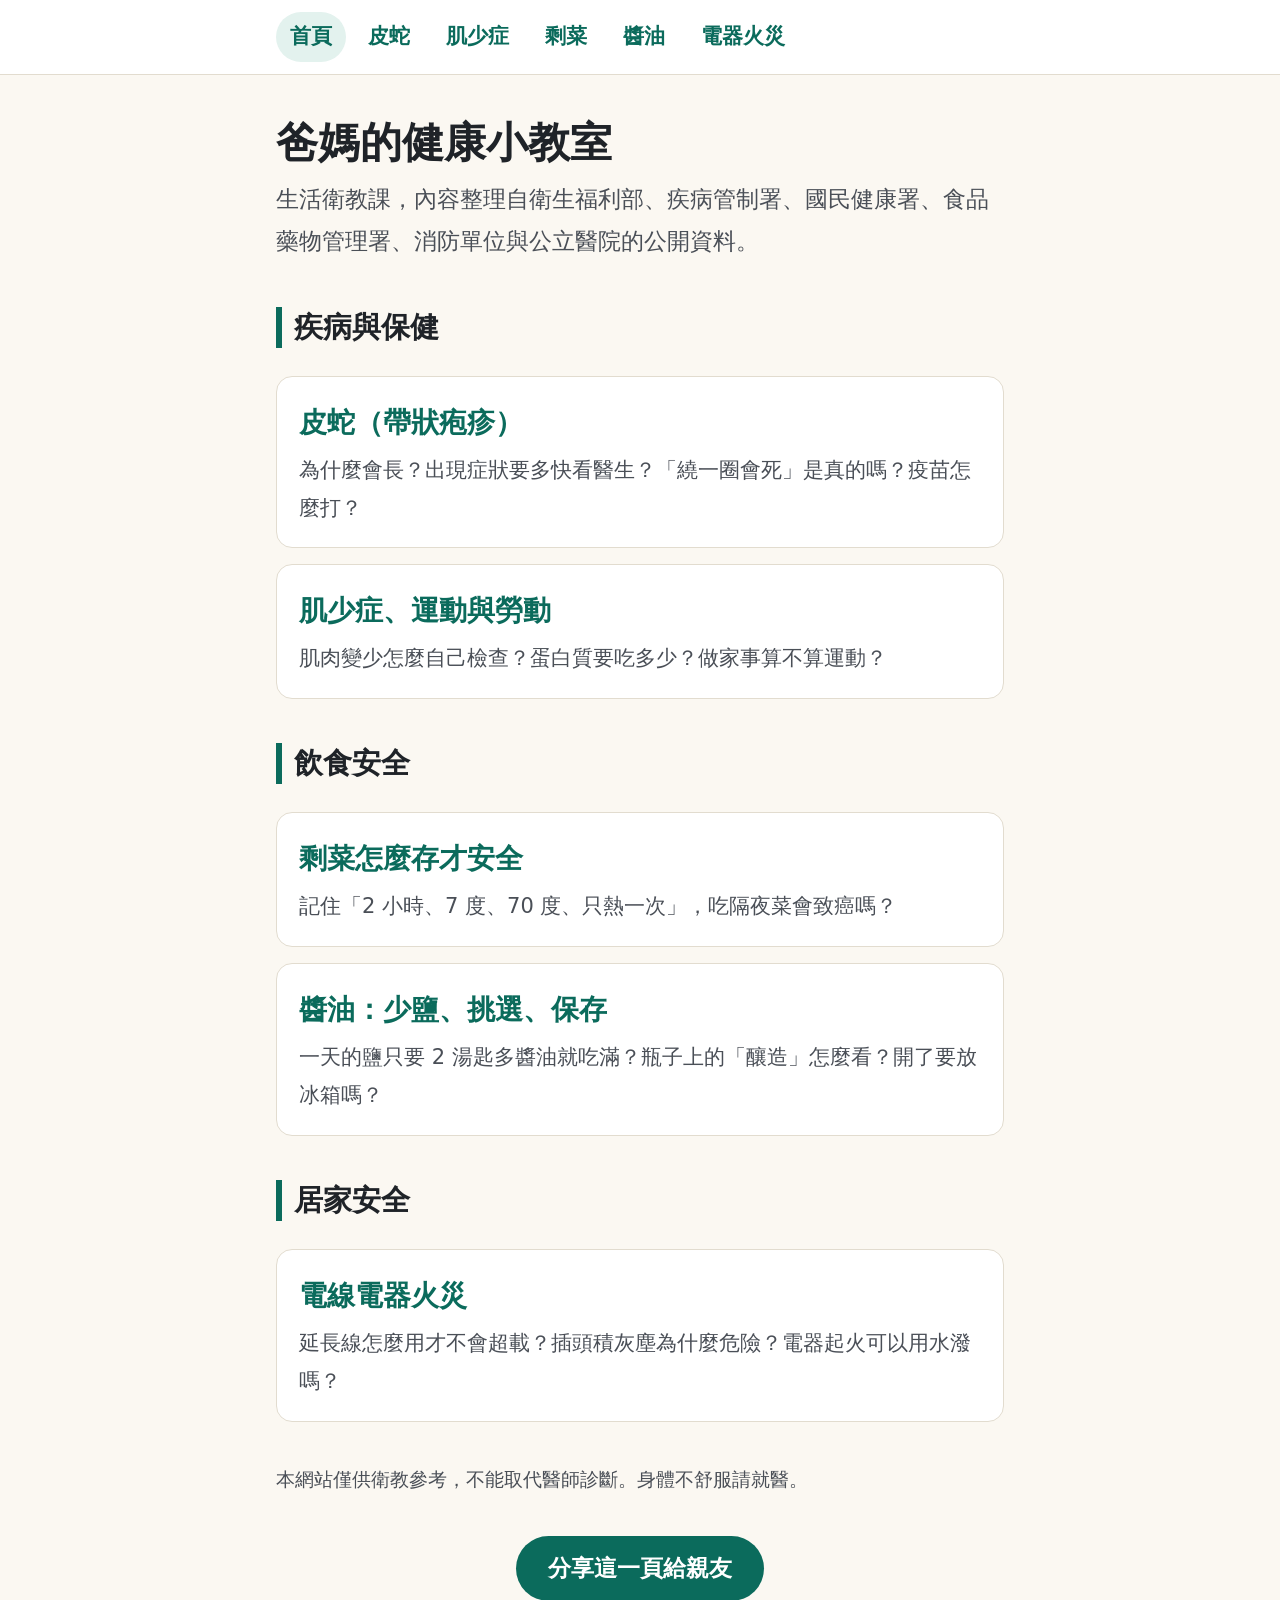
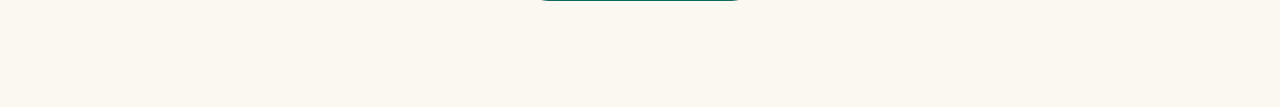
<file: index.html>
<!DOCTYPE html>
<html lang="zh-TW">
<head>
  <meta charset="UTF-8" />
  <meta name="viewport" content="width=device-width, initial-scale=1.0" />
  <title>健康小教室</title>
  <meta name="description" content="給爸媽的生活衛教課：皮蛇、肌少症、剩菜、醬油、電器火災，整理自政府與公立醫院資料。" />
  <meta property="og:title" content="健康小教室" />
  <meta property="og:description" content="給爸媽的生活衛教課：皮蛇、肌少症、剩菜、醬油、電器火災，整理自政府與公立醫院資料。" />
  <meta property="og:type" content="website" />
  <link rel="stylesheet" href="style.css" />
</head>
<body>
  <nav class="topbar"><div class="wrap">
    <a href="index.html" aria-current="page">首頁</a>
    <a href="shingles.html">皮蛇</a>
    <a href="sarcopenia.html">肌少症</a>
    <a href="leftovers.html">剩菜</a>
    <a href="soy-sauce.html">醬油</a>
    <a href="electrical-fire.html">電器火災</a>
  </div></nav>
  <main class="wrap">
    <h1>爸媽的健康小教室</h1>
    <p class="lead">生活衛教課，內容整理自衛生福利部、疾病管制署、國民健康署、食品藥物管理署、消防單位與公立醫院的公開資料。</p>

    <h2>疾病與保健</h2>
    <div class="cards">
      <a class="card" href="shingles.html">
        <div class="t">皮蛇（帶狀疱疹）</div>
        <div class="d">為什麼會長？出現症狀要多快看醫生？「繞一圈會死」是真的嗎？疫苗怎麼打？</div>
      </a>
      <a class="card" href="sarcopenia.html">
        <div class="t">肌少症、運動與勞動</div>
        <div class="d">肌肉變少怎麼自己檢查？蛋白質要吃多少？做家事算不算運動？</div>
      </a>
    </div>

    <h2>飲食安全</h2>
    <div class="cards">
      <a class="card" href="leftovers.html">
        <div class="t">剩菜怎麼存才安全</div>
        <div class="d">記住「2 小時、7 度、70 度、只熱一次」，吃隔夜菜會致癌嗎？</div>
      </a>
      <a class="card" href="soy-sauce.html">
        <div class="t">醬油：少鹽、挑選、保存</div>
        <div class="d">一天的鹽只要 2 湯匙多醬油就吃滿？瓶子上的「釀造」怎麼看？開了要放冰箱嗎？</div>
      </a>
    </div>

    <h2>居家安全</h2>
    <div class="cards">
      <a class="card" href="electrical-fire.html">
        <div class="t">電線電器火災</div>
        <div class="d">延長線怎麼用才不會超載？插頭積灰塵為什麼危險？電器起火可以用水潑嗎？</div>
      </a>
    </div>

    <p class="note" style="margin-top:40px">本網站僅供衛教參考，不能取代醫師診斷。身體不舒服請就醫。</p>
    <div class="share">
      <button type="button" id="share-btn">分享這一頁給親友</button>
      <p id="share-msg" class="note" aria-live="polite"></p>
    </div>
  </main>
  <script src="share.js"></script>
</body>
</html>
</file>
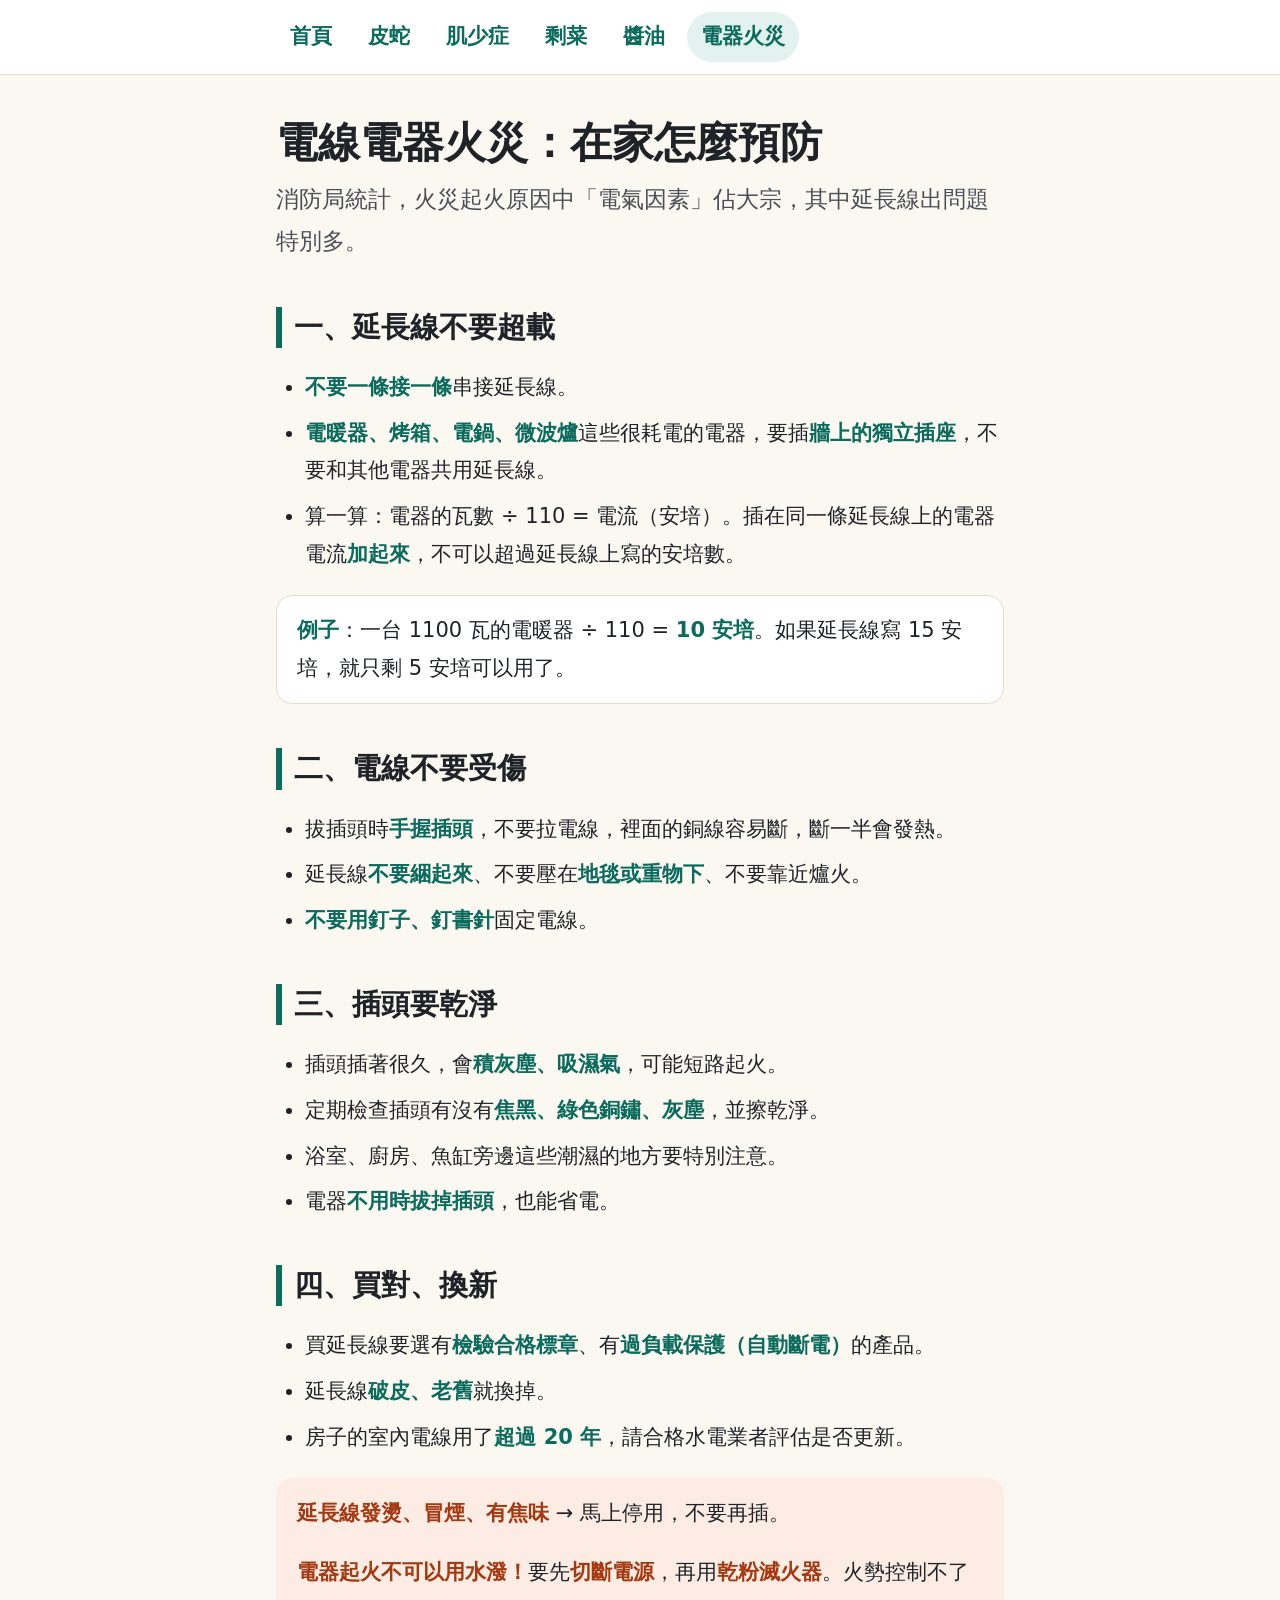
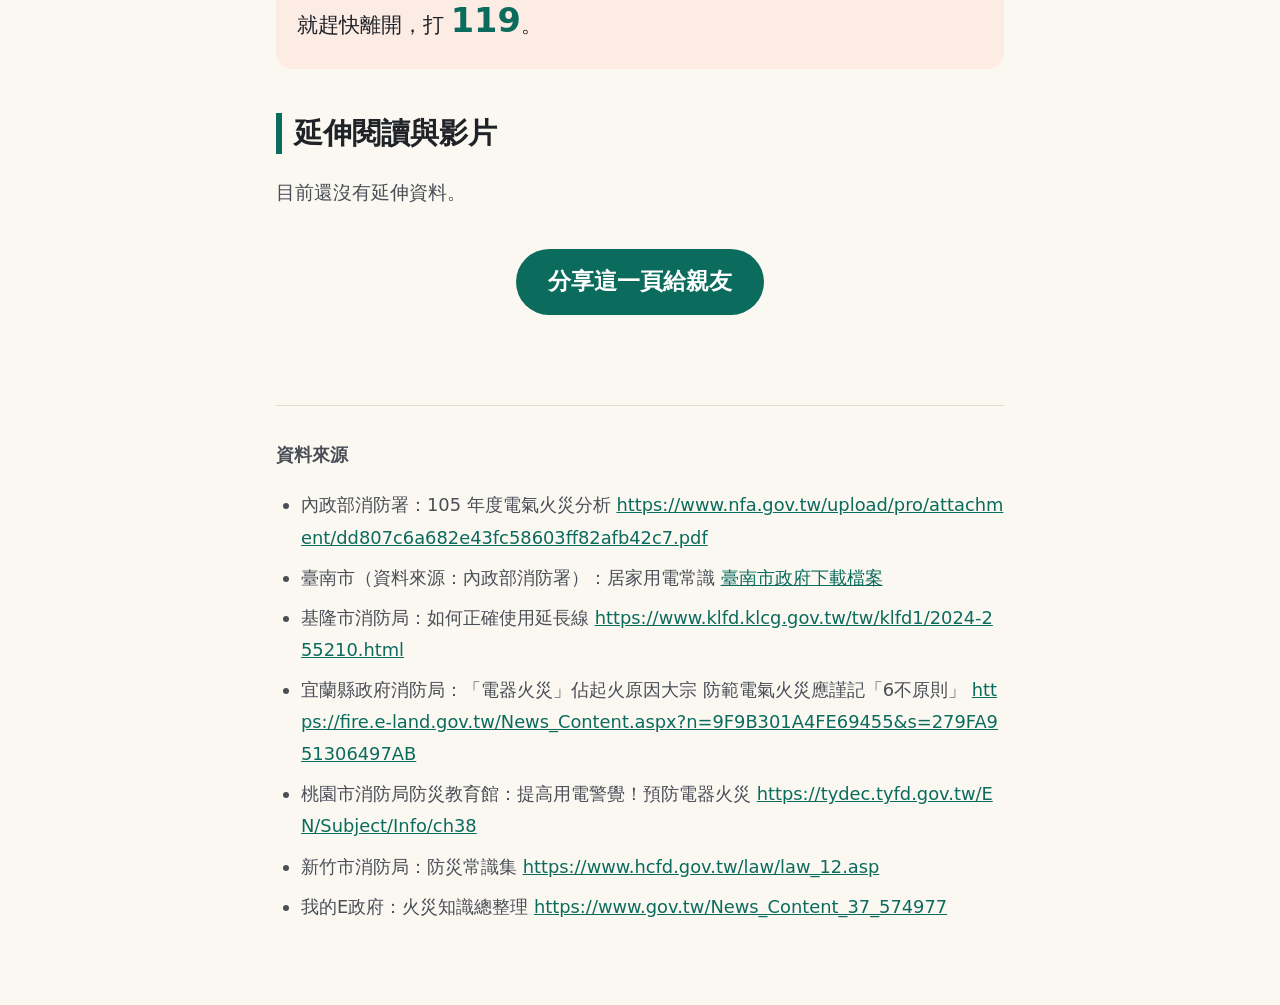
<file: electrical-fire.html>
<!DOCTYPE html>
<html lang="zh-TW">
<head>
  <meta charset="UTF-8" />
  <meta name="viewport" content="width=device-width, initial-scale=1.0" />
  <title>電線電器防火</title>
  <meta name="description" content="延長線不超載、插頭防積塵、電器起火怎麼辦。" />
  <meta property="og:title" content="電線電器防火" />
  <meta property="og:description" content="延長線不超載、插頭防積塵、電器起火怎麼辦。" />
  <meta property="og:type" content="website" />
  <link rel="stylesheet" href="style.css" />
</head>
<body>
  <nav class="topbar"><div class="wrap">
    <a href="index.html">首頁</a>
    <a href="shingles.html">皮蛇</a>
    <a href="sarcopenia.html">肌少症</a>
    <a href="leftovers.html">剩菜</a>
    <a href="soy-sauce.html">醬油</a>
    <a href="electrical-fire.html" aria-current="page">電器火災</a>
  </div></nav>
  <main class="wrap">
    <h1>電線電器火災：在家怎麼預防</h1>
    <p class="lead">消防局統計，火災起火原因中「電氣因素」佔大宗，其中延長線出問題特別多。</p>

    <h2>一、延長線不要超載</h2>
    <ul>
      <li><strong>不要一條接一條</strong>串接延長線。</li>
      <li><strong>電暖器、烤箱、電鍋、微波爐</strong>這些很耗電的電器，要插<strong>牆上的獨立插座</strong>，不要和其他電器共用延長線。</li>
      <li>算一算：電器的瓦數 ÷ 110 = 電流（安培）。插在同一條延長線上的電器電流<strong>加起來</strong>，不可以超過延長線上寫的安培數。</li>
    </ul>
    <div class="box">
      <p><strong>例子</strong>：一台 1100 瓦的電暖器 ÷ 110 = <strong>10 安培</strong>。如果延長線寫 15 安培，就只剩 5 安培可以用了。</p>
    </div>

    <h2>二、電線不要受傷</h2>
    <ul>
      <li>拔插頭時<strong>手握插頭</strong>，不要拉電線，裡面的銅線容易斷，斷一半會發熱。</li>
      <li>延長線<strong>不要綑起來</strong>、不要壓在<strong>地毯或重物下</strong>、不要靠近爐火。</li>
      <li><strong>不要用釘子、釘書針</strong>固定電線。</li>
    </ul>

    <h2>三、插頭要乾淨</h2>
    <ul>
      <li>插頭插著很久，會<strong>積灰塵、吸濕氣</strong>，可能短路起火。</li>
      <li>定期檢查插頭有沒有<strong>焦黑、綠色銅鏽、灰塵</strong>，並擦乾淨。</li>
      <li>浴室、廚房、魚缸旁邊這些潮濕的地方要特別注意。</li>
      <li>電器<strong>不用時拔掉插頭</strong>，也能省電。</li>
    </ul>

    <h2>四、買對、換新</h2>
    <ul>
      <li>買延長線要選有<strong>檢驗合格標章</strong>、有<strong>過負載保護（自動斷電）</strong>的產品。</li>
      <li>延長線<strong>破皮、老舊</strong>就換掉。</li>
      <li>房子的室內電線用了<strong>超過 20 年</strong>，請合格水電業者評估是否更新。</li>
    </ul>

    <div class="box warn">
      <p><strong>延長線發燙、冒煙、有焦味</strong> → 馬上停用，不要再插。</p>
      <p><strong>電器起火不可以用水潑！</strong>要先<strong>切斷電源</strong>，再用<strong>乾粉滅火器</strong>。火勢控制不了就趕快離開，打 <span class="big-number">119</span>。</p>
    </div>

    <h2>延伸閱讀與影片</h2>
    <!-- 新增的文章/影片放這裡，格式見 CLAUDE.md -->
    <ul class="media">
    </ul>
    <p class="note" data-empty>目前還沒有延伸資料。</p>

    <div class="share">
      <button type="button" id="share-btn">分享這一頁給親友</button>
      <p id="share-msg" class="note" aria-live="polite"></p>
    </div>

    <div class="sources">
      <p><b>資料來源</b></p>
      <ul>
        <li>內政部消防署：105 年度電氣火災分析 <a href="https://www.nfa.gov.tw/upload/pro/attachment/dd807c6a682e43fc58603ff82afb42c7.pdf">https://www.nfa.gov.tw/upload/pro/attachment/dd807c6a682e43fc58603ff82afb42c7.pdf</a></li>
        <li>臺南市（資料來源：內政部消防署）：居家用電常識 <a href="https://w3fs.tainan.gov.tw/Download.ashx?u=LzAwMS9VcGxvYWQvMTg2L3JlbGZpbGUvMTg4MzMvNzU2ODYxMS82NDYwYmIzYi1iYzhiLTQzMzQtODY1MC1iMTdlMTk2MmZiYWQucGRm&amp;n=MTA1MDcwODk5LnBkZg%3D%3D">臺南市政府下載檔案</a></li>
        <li>基隆市消防局：如何正確使用延長線 <a href="https://www.klfd.klcg.gov.tw/tw/klfd1/2024-255210.html">https://www.klfd.klcg.gov.tw/tw/klfd1/2024-255210.html</a></li>
        <li>宜蘭縣政府消防局：「電器火災」佔起火原因大宗 防範電氣火災應謹記「6不原則」 <a href="https://fire.e-land.gov.tw/News_Content.aspx?n=9F9B301A4FE69455&amp;s=279FA951306497AB">https://fire.e-land.gov.tw/News_Content.aspx?n=9F9B301A4FE69455&amp;s=279FA951306497AB</a></li>
        <li>桃園市消防局防災教育館：提高用電警覺！預防電器火災 <a href="https://tydec.tyfd.gov.tw/EN/Subject/Info/ch38">https://tydec.tyfd.gov.tw/EN/Subject/Info/ch38</a></li>
        <li>新竹市消防局：防災常識集 <a href="https://www.hcfd.gov.tw/law/law_12.asp">https://www.hcfd.gov.tw/law/law_12.asp</a></li>
        <li>我的E政府：火災知識總整理 <a href="https://www.gov.tw/News_Content_37_574977">https://www.gov.tw/News_Content_37_574977</a></li>
      </ul>
    </div>
  </main>
  <script src="share.js"></script>
</body>
</html>
</file>
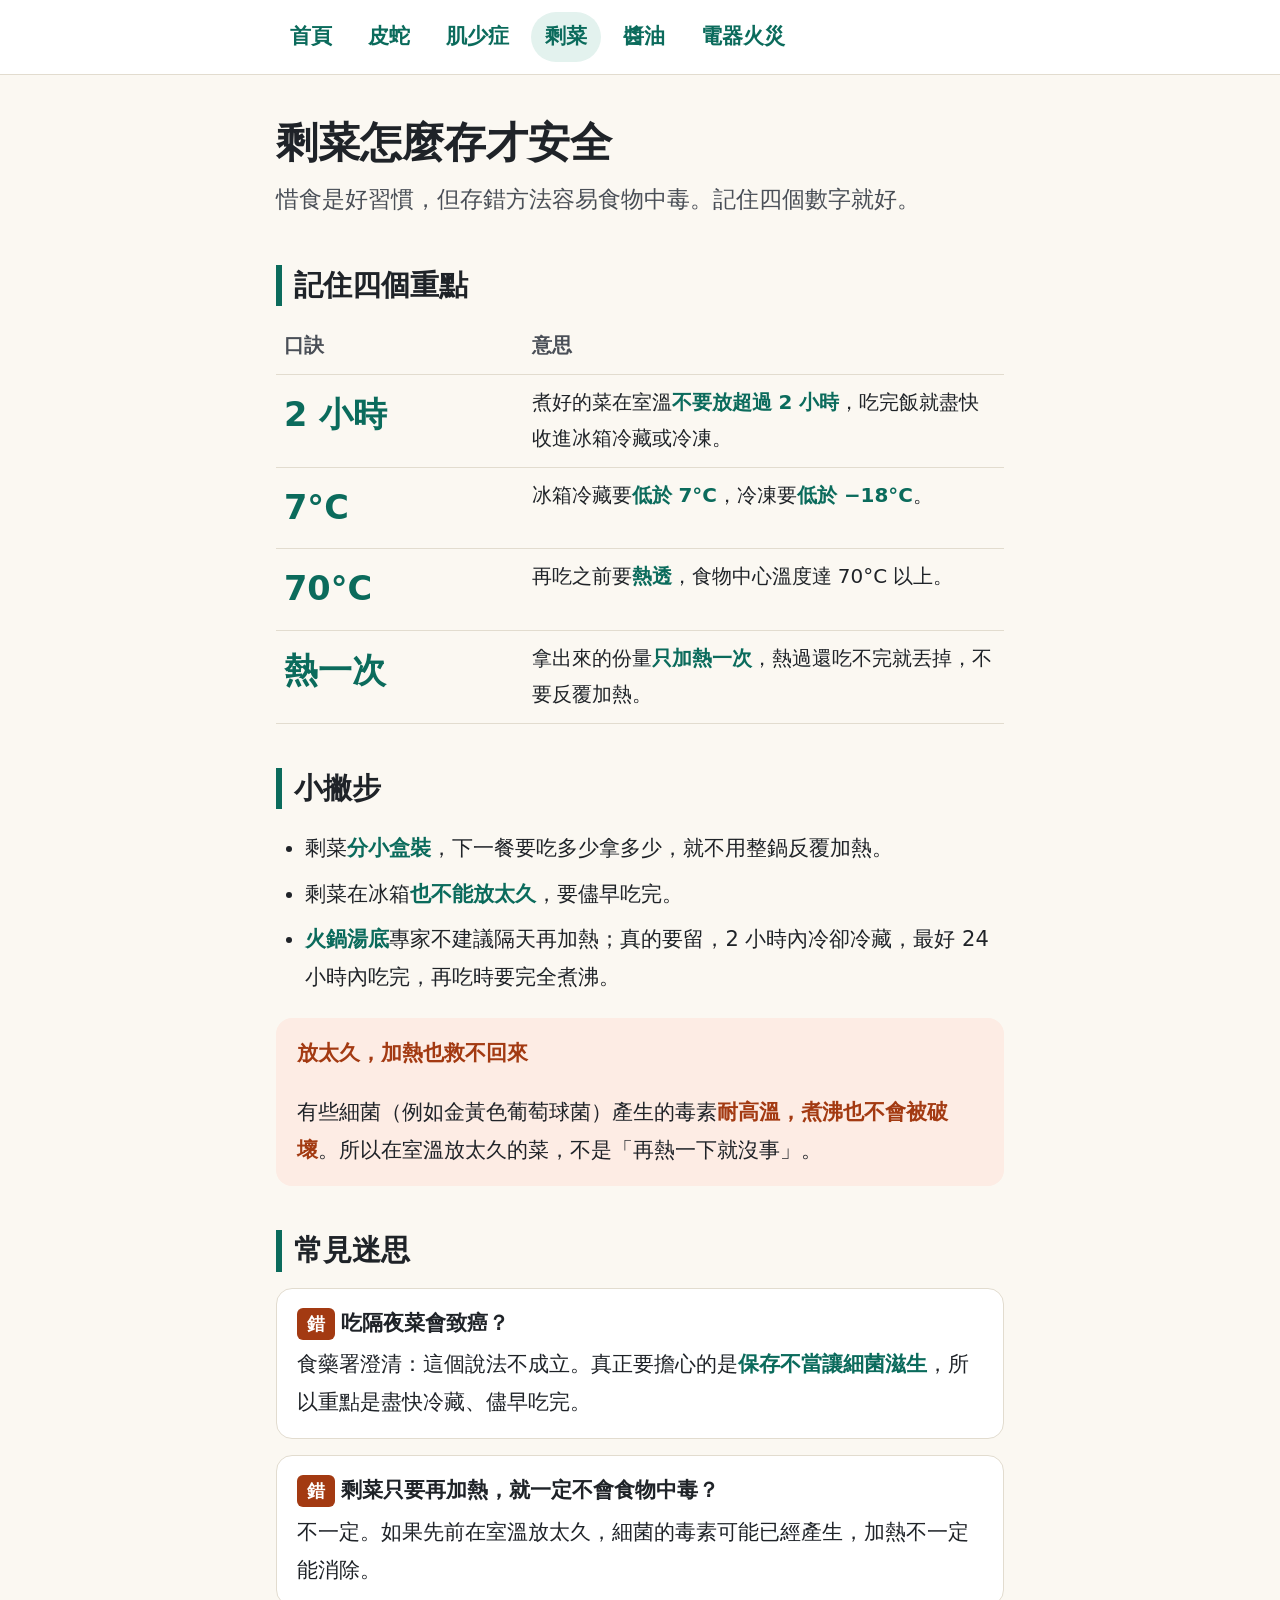
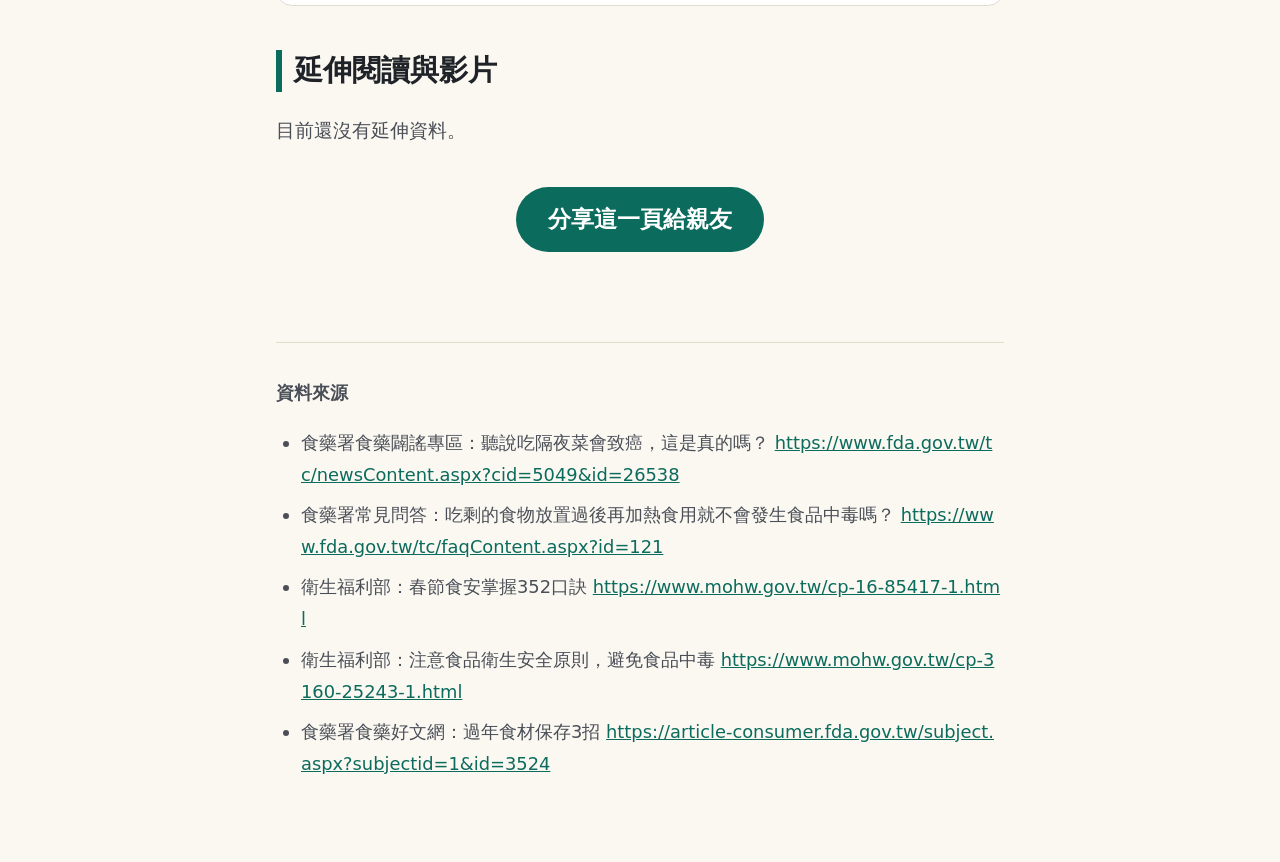
<file: leftovers.html>
<!DOCTYPE html>
<html lang="zh-TW">
<head>
  <meta charset="UTF-8" />
  <meta name="viewport" content="width=device-width, initial-scale=1.0" />
  <title>剩菜保存安全</title>
  <meta name="description" content="剩菜保存四口訣：2 小時、7°C、70°C、只熱一次。" />
  <meta property="og:title" content="剩菜保存安全" />
  <meta property="og:description" content="剩菜保存四口訣：2 小時、7°C、70°C、只熱一次。" />
  <meta property="og:type" content="website" />
  <link rel="stylesheet" href="style.css" />
</head>
<body>
  <nav class="topbar"><div class="wrap">
    <a href="index.html">首頁</a>
    <a href="shingles.html">皮蛇</a>
    <a href="sarcopenia.html">肌少症</a>
    <a href="leftovers.html" aria-current="page">剩菜</a>
    <a href="soy-sauce.html">醬油</a>
    <a href="electrical-fire.html">電器火災</a>
  </div></nav>
  <main class="wrap">
    <h1>剩菜怎麼存才安全</h1>
    <p class="lead">惜食是好習慣，但存錯方法容易食物中毒。記住四個數字就好。</p>

    <h2>記住四個重點</h2>
    <table>
      <tr><th style="width:34%">口訣</th><th>意思</th></tr>
      <tr><td><span class="big-number">2 小時</span></td><td>煮好的菜在室溫<strong>不要放超過 2 小時</strong>，吃完飯就盡快收進冰箱冷藏或冷凍。</td></tr>
      <tr><td><span class="big-number">7°C</span></td><td>冰箱冷藏要<strong>低於 7°C</strong>，冷凍要<strong>低於 −18°C</strong>。</td></tr>
      <tr><td><span class="big-number">70°C</span></td><td>再吃之前要<strong>熱透</strong>，食物中心溫度達 70°C 以上。</td></tr>
      <tr><td><span class="big-number">熱一次</span></td><td>拿出來的份量<strong>只加熱一次</strong>，熱過還吃不完就丟掉，不要反覆加熱。</td></tr>
    </table>

    <h2>小撇步</h2>
    <ul>
      <li>剩菜<strong>分小盒裝</strong>，下一餐要吃多少拿多少，就不用整鍋反覆加熱。</li>
      <li>剩菜在冰箱<strong>也不能放太久</strong>，要儘早吃完。</li>
      <li><strong>火鍋湯底</strong>專家不建議隔天再加熱；真的要留，2 小時內冷卻冷藏，最好 24 小時內吃完，再吃時要完全煮沸。</li>
    </ul>

    <div class="box warn">
      <p><strong>放太久，加熱也救不回來</strong></p>
      <p>有些細菌（例如金黃色葡萄球菌）產生的毒素<strong>耐高溫，煮沸也不會被破壞</strong>。所以在室溫放太久的菜，不是「再熱一下就沒事」。</p>
    </div>

    <h2>常見迷思</h2>
    <div class="box myth">
      <div class="q"><span class="tag no">錯</span>吃隔夜菜會致癌？</div>
      <div>食藥署澄清：這個說法不成立。真正要擔心的是<strong>保存不當讓細菌滋生</strong>，所以重點是盡快冷藏、儘早吃完。</div>
    </div>
    <div class="box myth">
      <div class="q"><span class="tag no">錯</span>剩菜只要再加熱，就一定不會食物中毒？</div>
      <div>不一定。如果先前在室溫放太久，細菌的毒素可能已經產生，加熱不一定能消除。</div>
    </div>

    <h2>延伸閱讀與影片</h2>
    <!-- 新增的文章/影片放這裡，格式見 CLAUDE.md -->
    <ul class="media">
    </ul>
    <p class="note" data-empty>目前還沒有延伸資料。</p>

    <div class="share">
      <button type="button" id="share-btn">分享這一頁給親友</button>
      <p id="share-msg" class="note" aria-live="polite"></p>
    </div>

    <div class="sources">
      <p><b>資料來源</b></p>
      <ul>
        <li>食藥署食藥闢謠專區：聽說吃隔夜菜會致癌，這是真的嗎？ <a href="https://www.fda.gov.tw/tc/newsContent.aspx?cid=5049&amp;id=26538">https://www.fda.gov.tw/tc/newsContent.aspx?cid=5049&amp;id=26538</a></li>
        <li>食藥署常見問答：吃剩的食物放置過後再加熱食用就不會發生食品中毒嗎？ <a href="https://www.fda.gov.tw/tc/faqContent.aspx?id=121">https://www.fda.gov.tw/tc/faqContent.aspx?id=121</a></li>
        <li>衛生福利部：春節食安掌握352口訣 <a href="https://www.mohw.gov.tw/cp-16-85417-1.html">https://www.mohw.gov.tw/cp-16-85417-1.html</a></li>
        <li>衛生福利部：注意食品衛生安全原則，避免食品中毒 <a href="https://www.mohw.gov.tw/cp-3160-25243-1.html">https://www.mohw.gov.tw/cp-3160-25243-1.html</a></li>
        <li>食藥署食藥好文網：過年食材保存3招 <a href="https://article-consumer.fda.gov.tw/subject.aspx?subjectid=1&amp;id=3524">https://article-consumer.fda.gov.tw/subject.aspx?subjectid=1&amp;id=3524</a></li>
      </ul>
    </div>
  </main>
  <script src="share.js"></script>
</body>
</html>
</file>
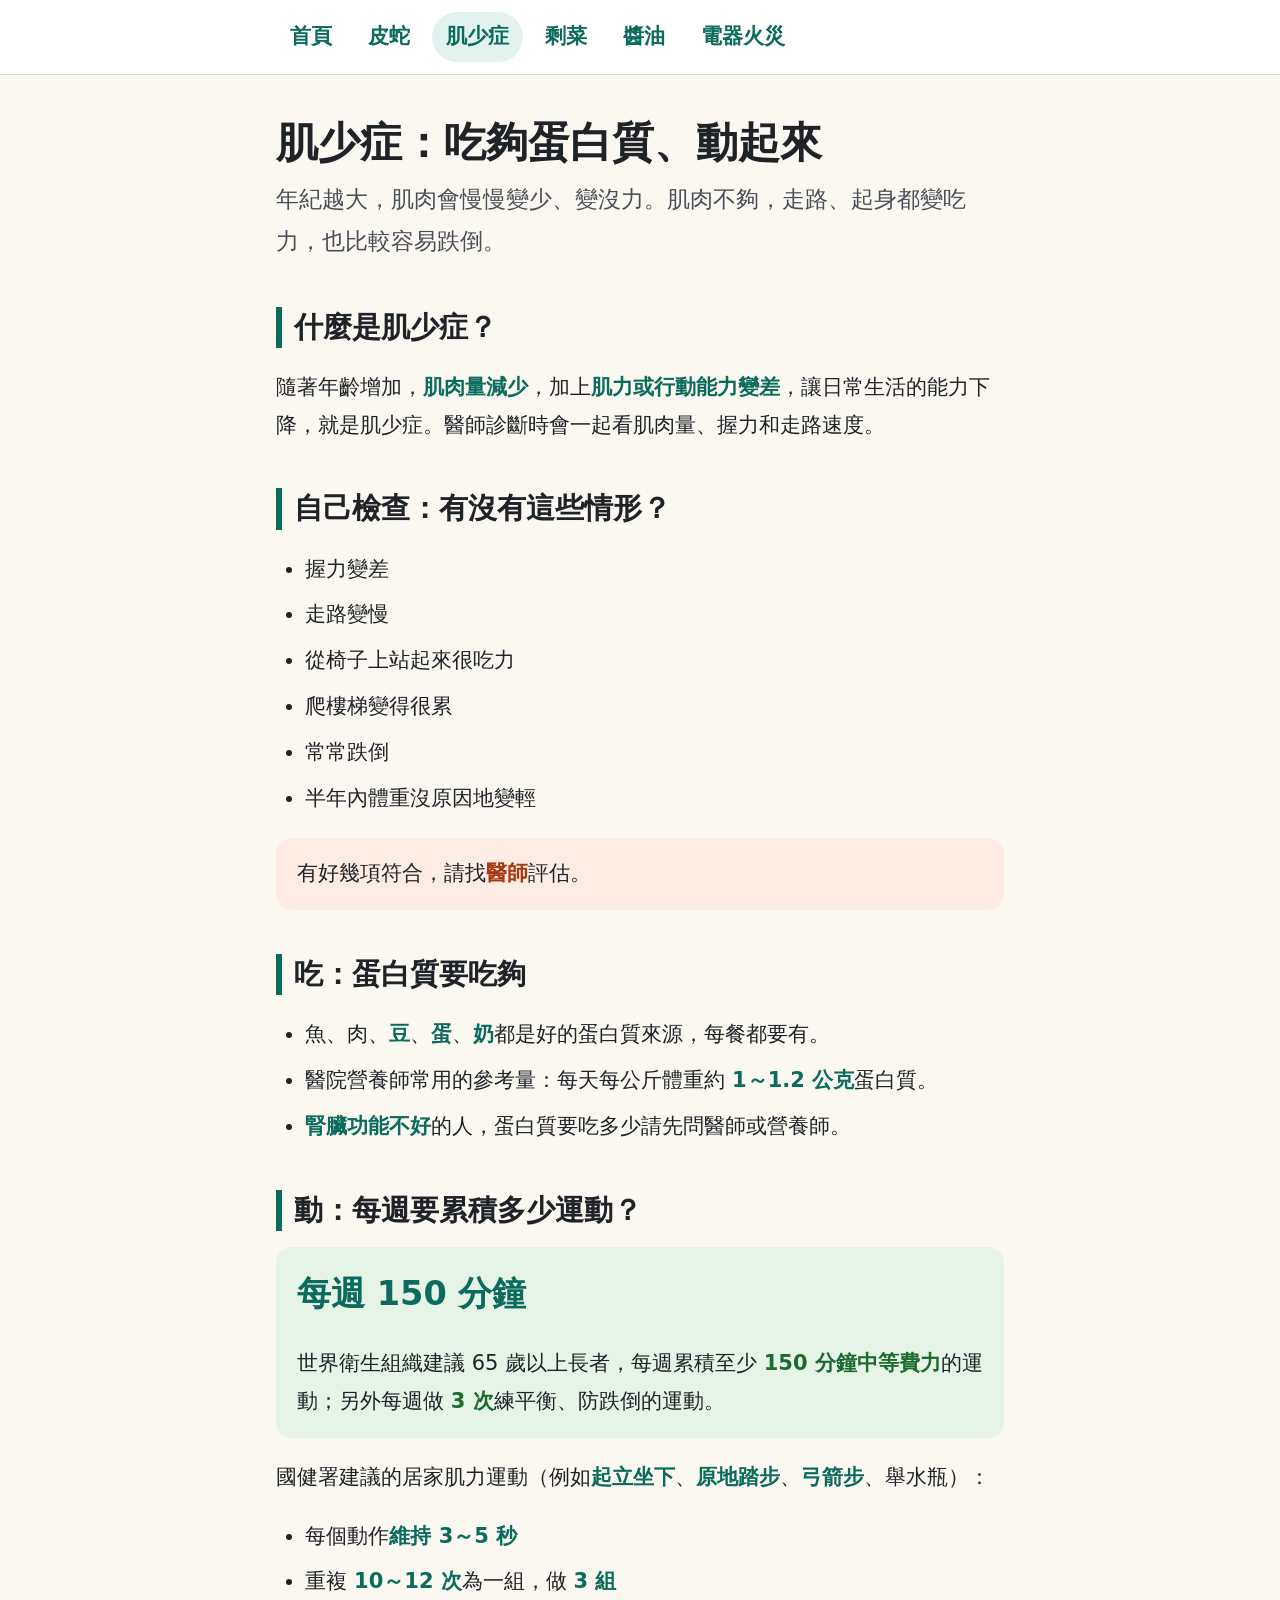
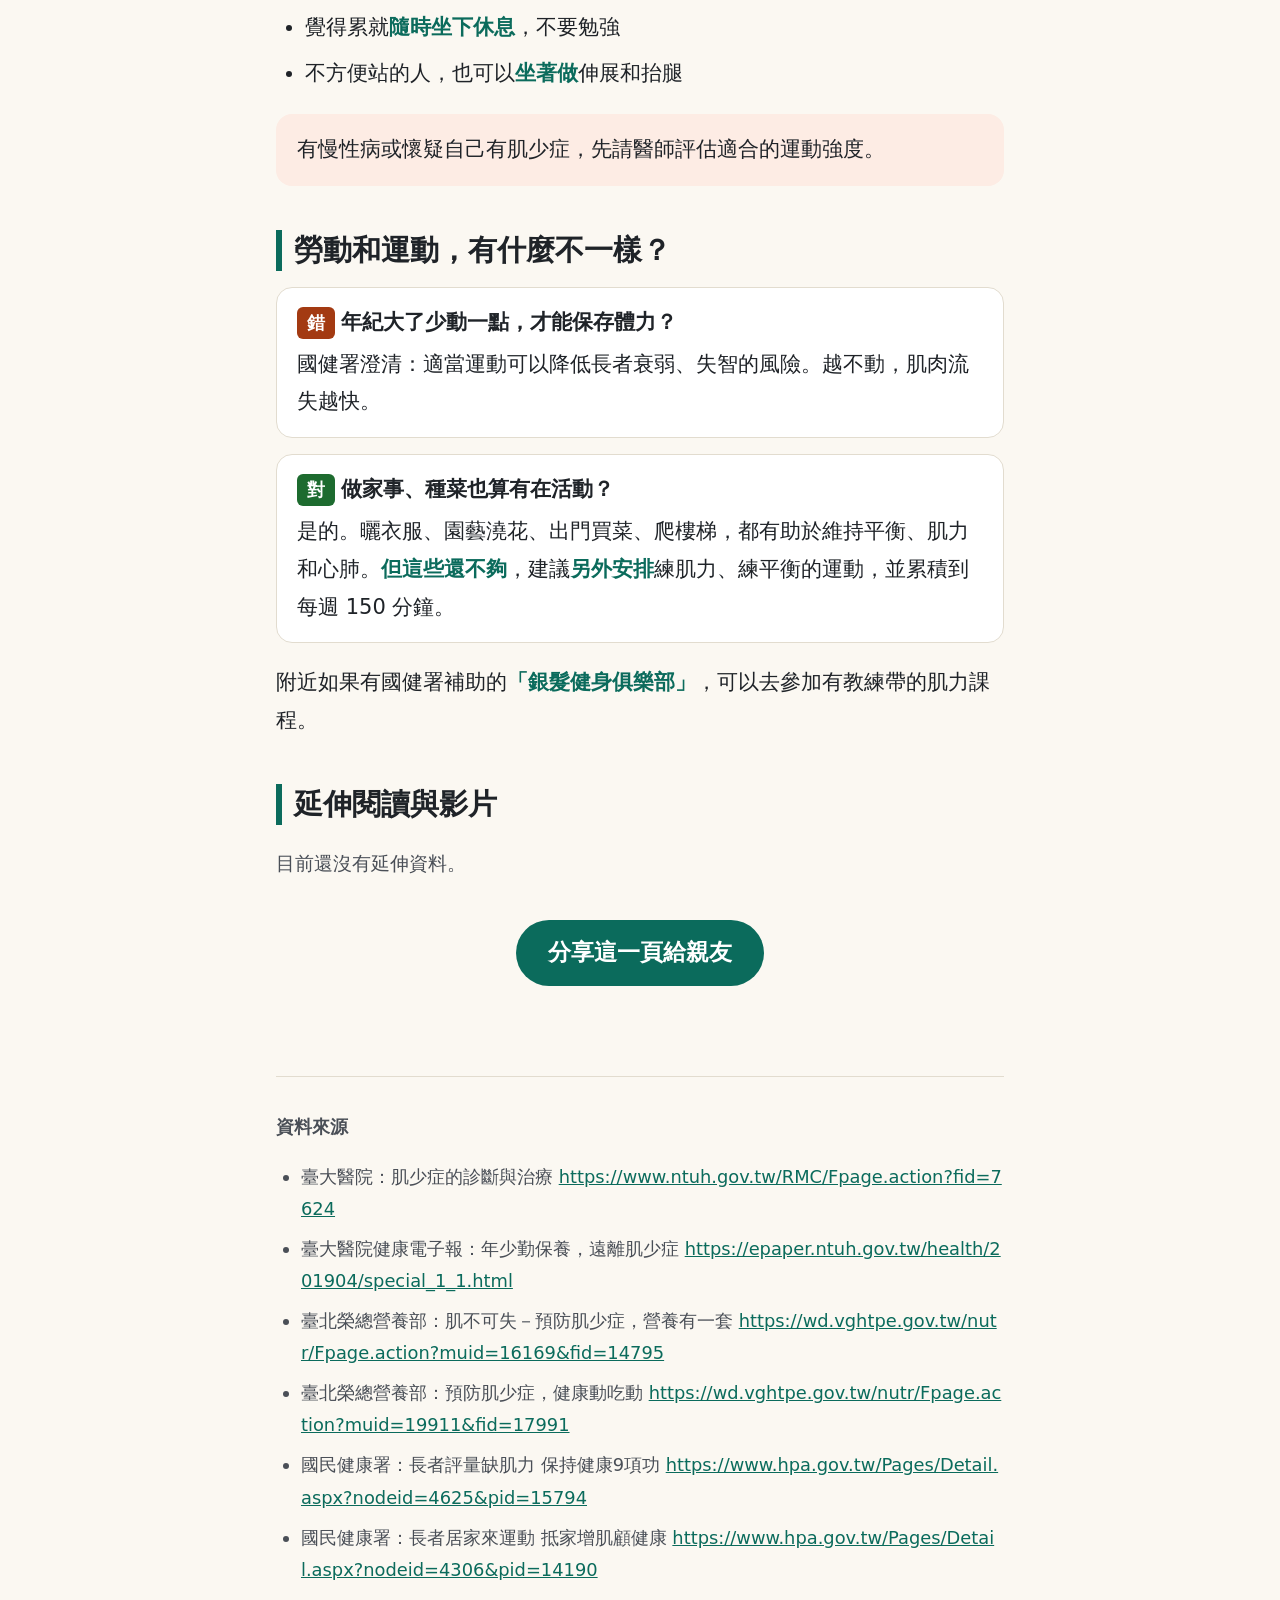
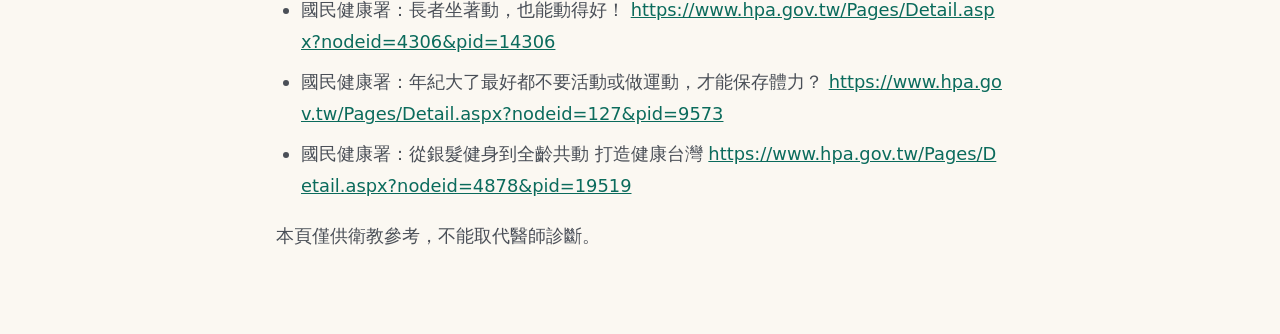
<file: sarcopenia.html>
<!DOCTYPE html>
<html lang="zh-TW">
<head>
  <meta charset="UTF-8" />
  <meta name="viewport" content="width=device-width, initial-scale=1.0" />
  <title>肌少症與運動</title>
  <meta name="description" content="肌少症自我檢查、蛋白質怎麼吃、長者運動與勞動的差別。" />
  <meta property="og:title" content="肌少症與運動" />
  <meta property="og:description" content="肌少症自我檢查、蛋白質怎麼吃、長者運動與勞動的差別。" />
  <meta property="og:type" content="website" />
  <link rel="stylesheet" href="style.css" />
</head>
<body>
  <nav class="topbar"><div class="wrap">
    <a href="index.html">首頁</a>
    <a href="shingles.html">皮蛇</a>
    <a href="sarcopenia.html" aria-current="page">肌少症</a>
    <a href="leftovers.html">剩菜</a>
    <a href="soy-sauce.html">醬油</a>
    <a href="electrical-fire.html">電器火災</a>
  </div></nav>
  <main class="wrap">
    <h1>肌少症：吃夠蛋白質、動起來</h1>
    <p class="lead">年紀越大，肌肉會慢慢變少、變沒力。肌肉不夠，走路、起身都變吃力，也比較容易跌倒。</p>

    <h2>什麼是肌少症？</h2>
    <p>隨著年齡增加，<strong>肌肉量減少</strong>，加上<strong>肌力或行動能力變差</strong>，讓日常生活的能力下降，就是肌少症。醫師診斷時會一起看肌肉量、握力和走路速度。</p>

    <h2>自己檢查：有沒有這些情形？</h2>
    <ul>
      <li>握力變差</li>
      <li>走路變慢</li>
      <li>從椅子上站起來很吃力</li>
      <li>爬樓梯變得很累</li>
      <li>常常跌倒</li>
      <li>半年內體重沒原因地變輕</li>
    </ul>
    <div class="box warn"><p>有好幾項符合，請找<strong>醫師</strong>評估。</p></div>

    <h2>吃：蛋白質要吃夠</h2>
    <ul>
      <li>魚、肉、<strong>豆</strong>、<strong>蛋</strong>、<strong>奶</strong>都是好的蛋白質來源，每餐都要有。</li>
      <li>醫院營養師常用的參考量：每天每公斤體重約 <strong>1～1.2 公克</strong>蛋白質。</li>
      <li><strong>腎臟功能不好</strong>的人，蛋白質要吃多少請先問醫師或營養師。</li>
    </ul>

    <h2>動：每週要累積多少運動？</h2>
    <div class="box ok">
      <p><span class="big-number">每週 150 分鐘</span></p>
      <p>世界衛生組織建議 65 歲以上長者，每週累積至少 <strong>150 分鐘中等費力</strong>的運動；另外每週做 <strong>3 次</strong>練平衡、防跌倒的運動。</p>
    </div>
    <p>國健署建議的居家肌力運動（例如<strong>起立坐下</strong>、<strong>原地踏步</strong>、<strong>弓箭步</strong>、舉水瓶）：</p>
    <ul>
      <li>每個動作<strong>維持 3～5 秒</strong></li>
      <li>重複 <strong>10～12 次</strong>為一組，做 <strong>3 組</strong></li>
      <li>覺得累就<strong>隨時坐下休息</strong>，不要勉強</li>
      <li>不方便站的人，也可以<strong>坐著做</strong>伸展和抬腿</li>
    </ul>
    <div class="box warn"><p>有慢性病或懷疑自己有肌少症，先請醫師評估適合的運動強度。</p></div>

    <h2>勞動和運動，有什麼不一樣？</h2>
    <div class="box myth">
      <div class="q"><span class="tag no">錯</span>年紀大了少動一點，才能保存體力？</div>
      <div>國健署澄清：適當運動可以降低長者衰弱、失智的風險。越不動，肌肉流失越快。</div>
    </div>
    <div class="box myth">
      <div class="q"><span class="tag yes">對</span>做家事、種菜也算有在活動？</div>
      <div>是的。曬衣服、園藝澆花、出門買菜、爬樓梯，都有助於維持平衡、肌力和心肺。<strong>但這些還不夠</strong>，建議<strong>另外安排</strong>練肌力、練平衡的運動，並累積到每週 150 分鐘。</div>
    </div>
    <p>附近如果有國健署補助的<strong>「銀髮健身俱樂部」</strong>，可以去參加有教練帶的肌力課程。</p>

    <h2>延伸閱讀與影片</h2>
    <!-- 新增的文章/影片放這裡，格式見 CLAUDE.md -->
    <ul class="media">
    </ul>
    <p class="note" data-empty>目前還沒有延伸資料。</p>

    <div class="share">
      <button type="button" id="share-btn">分享這一頁給親友</button>
      <p id="share-msg" class="note" aria-live="polite"></p>
    </div>

    <div class="sources">
      <p><b>資料來源</b></p>
      <ul>
        <li>臺大醫院：肌少症的診斷與治療 <a href="https://www.ntuh.gov.tw/RMC/Fpage.action?fid=7624">https://www.ntuh.gov.tw/RMC/Fpage.action?fid=7624</a></li>
        <li>臺大醫院健康電子報：年少勤保養，遠離肌少症 <a href="https://epaper.ntuh.gov.tw/health/201904/special_1_1.html">https://epaper.ntuh.gov.tw/health/201904/special_1_1.html</a></li>
        <li>臺北榮總營養部：肌不可失－預防肌少症，營養有一套 <a href="https://wd.vghtpe.gov.tw/nutr/Fpage.action?muid=16169&amp;fid=14795">https://wd.vghtpe.gov.tw/nutr/Fpage.action?muid=16169&amp;fid=14795</a></li>
        <li>臺北榮總營養部：預防肌少症，健康動吃動 <a href="https://wd.vghtpe.gov.tw/nutr/Fpage.action?muid=19911&amp;fid=17991">https://wd.vghtpe.gov.tw/nutr/Fpage.action?muid=19911&amp;fid=17991</a></li>
        <li>國民健康署：長者評量缺肌力 保持健康9項功 <a href="https://www.hpa.gov.tw/Pages/Detail.aspx?nodeid=4625&amp;pid=15794">https://www.hpa.gov.tw/Pages/Detail.aspx?nodeid=4625&amp;pid=15794</a></li>
        <li>國民健康署：長者居家來運動 抵家增肌顧健康 <a href="https://www.hpa.gov.tw/Pages/Detail.aspx?nodeid=4306&amp;pid=14190">https://www.hpa.gov.tw/Pages/Detail.aspx?nodeid=4306&amp;pid=14190</a></li>
        <li>國民健康署：長者坐著動，也能動得好！ <a href="https://www.hpa.gov.tw/Pages/Detail.aspx?nodeid=4306&amp;pid=14306">https://www.hpa.gov.tw/Pages/Detail.aspx?nodeid=4306&amp;pid=14306</a></li>
        <li>國民健康署：年紀大了最好都不要活動或做運動，才能保存體力？ <a href="https://www.hpa.gov.tw/Pages/Detail.aspx?nodeid=127&amp;pid=9573">https://www.hpa.gov.tw/Pages/Detail.aspx?nodeid=127&amp;pid=9573</a></li>
        <li>國民健康署：從銀髮健身到全齡共動 打造健康台灣 <a href="https://www.hpa.gov.tw/Pages/Detail.aspx?nodeid=4878&amp;pid=19519">https://www.hpa.gov.tw/Pages/Detail.aspx?nodeid=4878&amp;pid=19519</a></li>
      </ul>
      <p>本頁僅供衛教參考，不能取代醫師診斷。</p>
    </div>
  </main>
  <script src="share.js"></script>
</body>
</html>
</file>
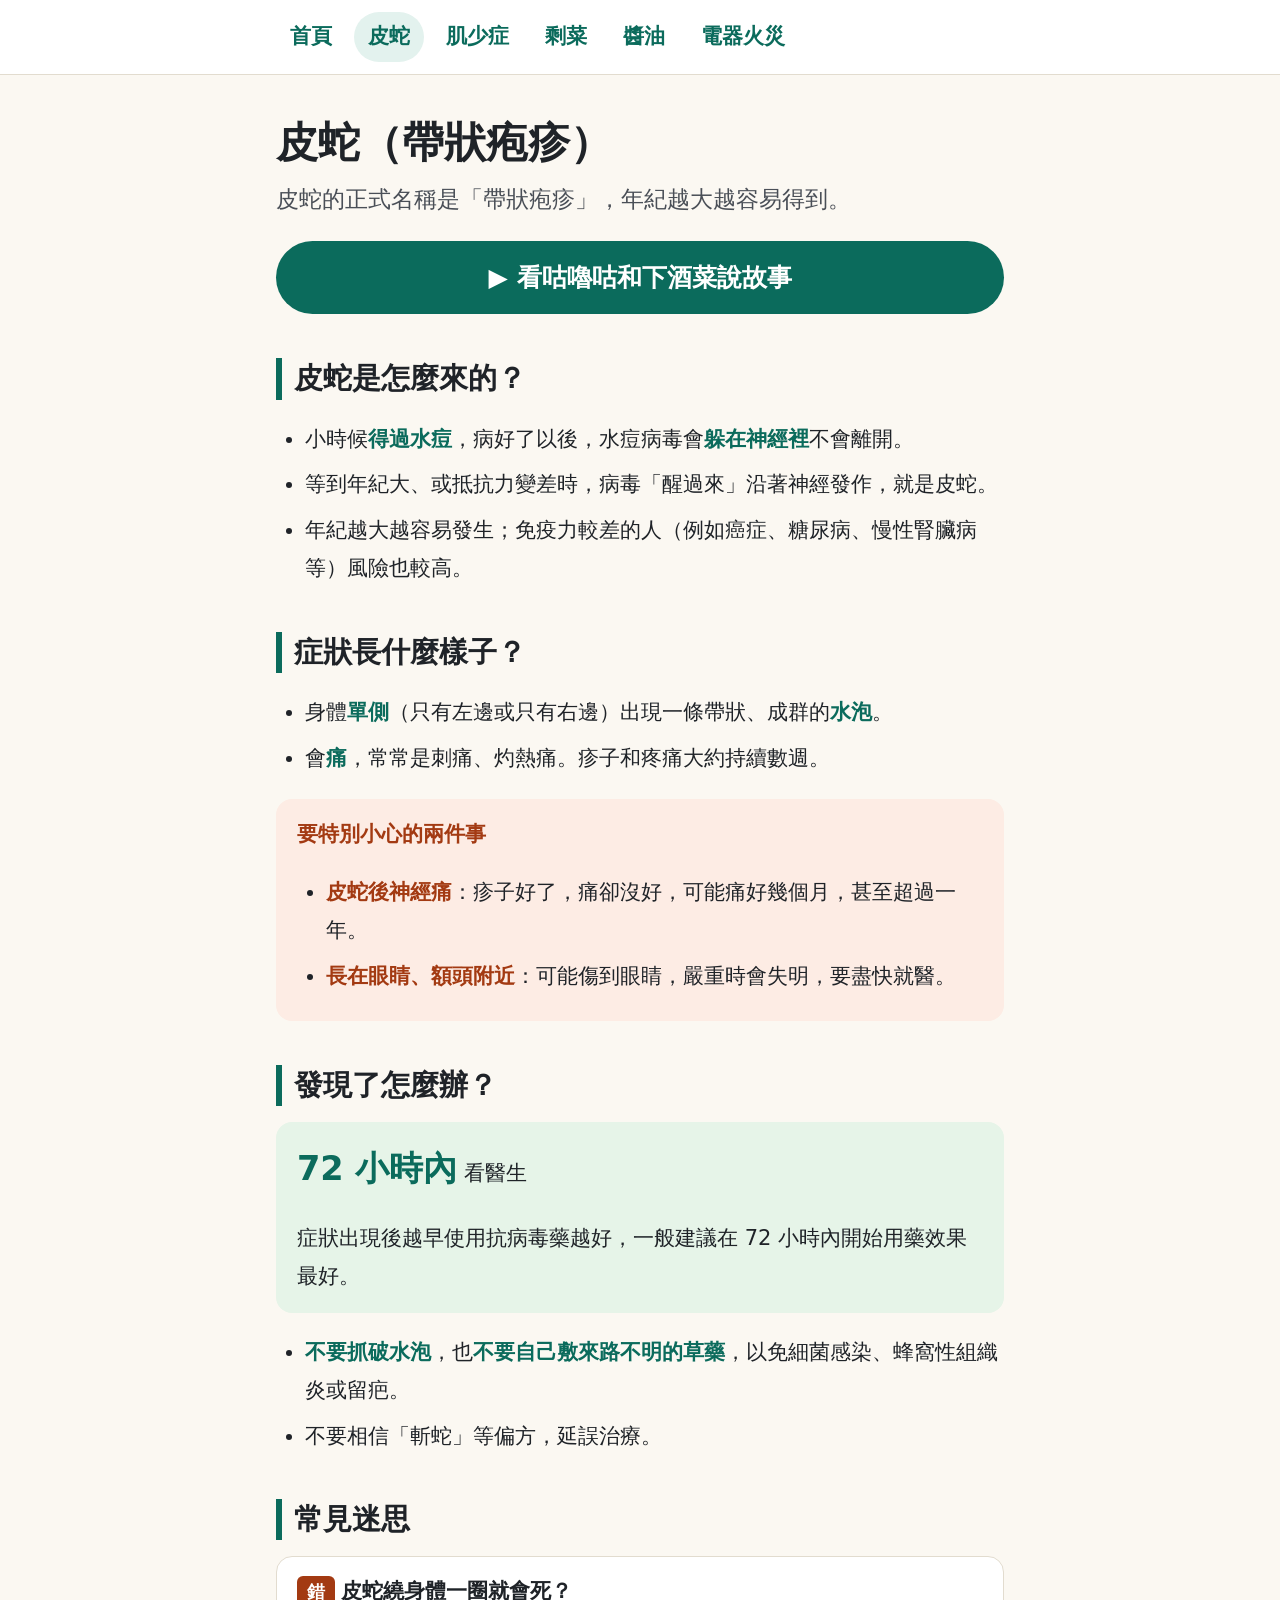
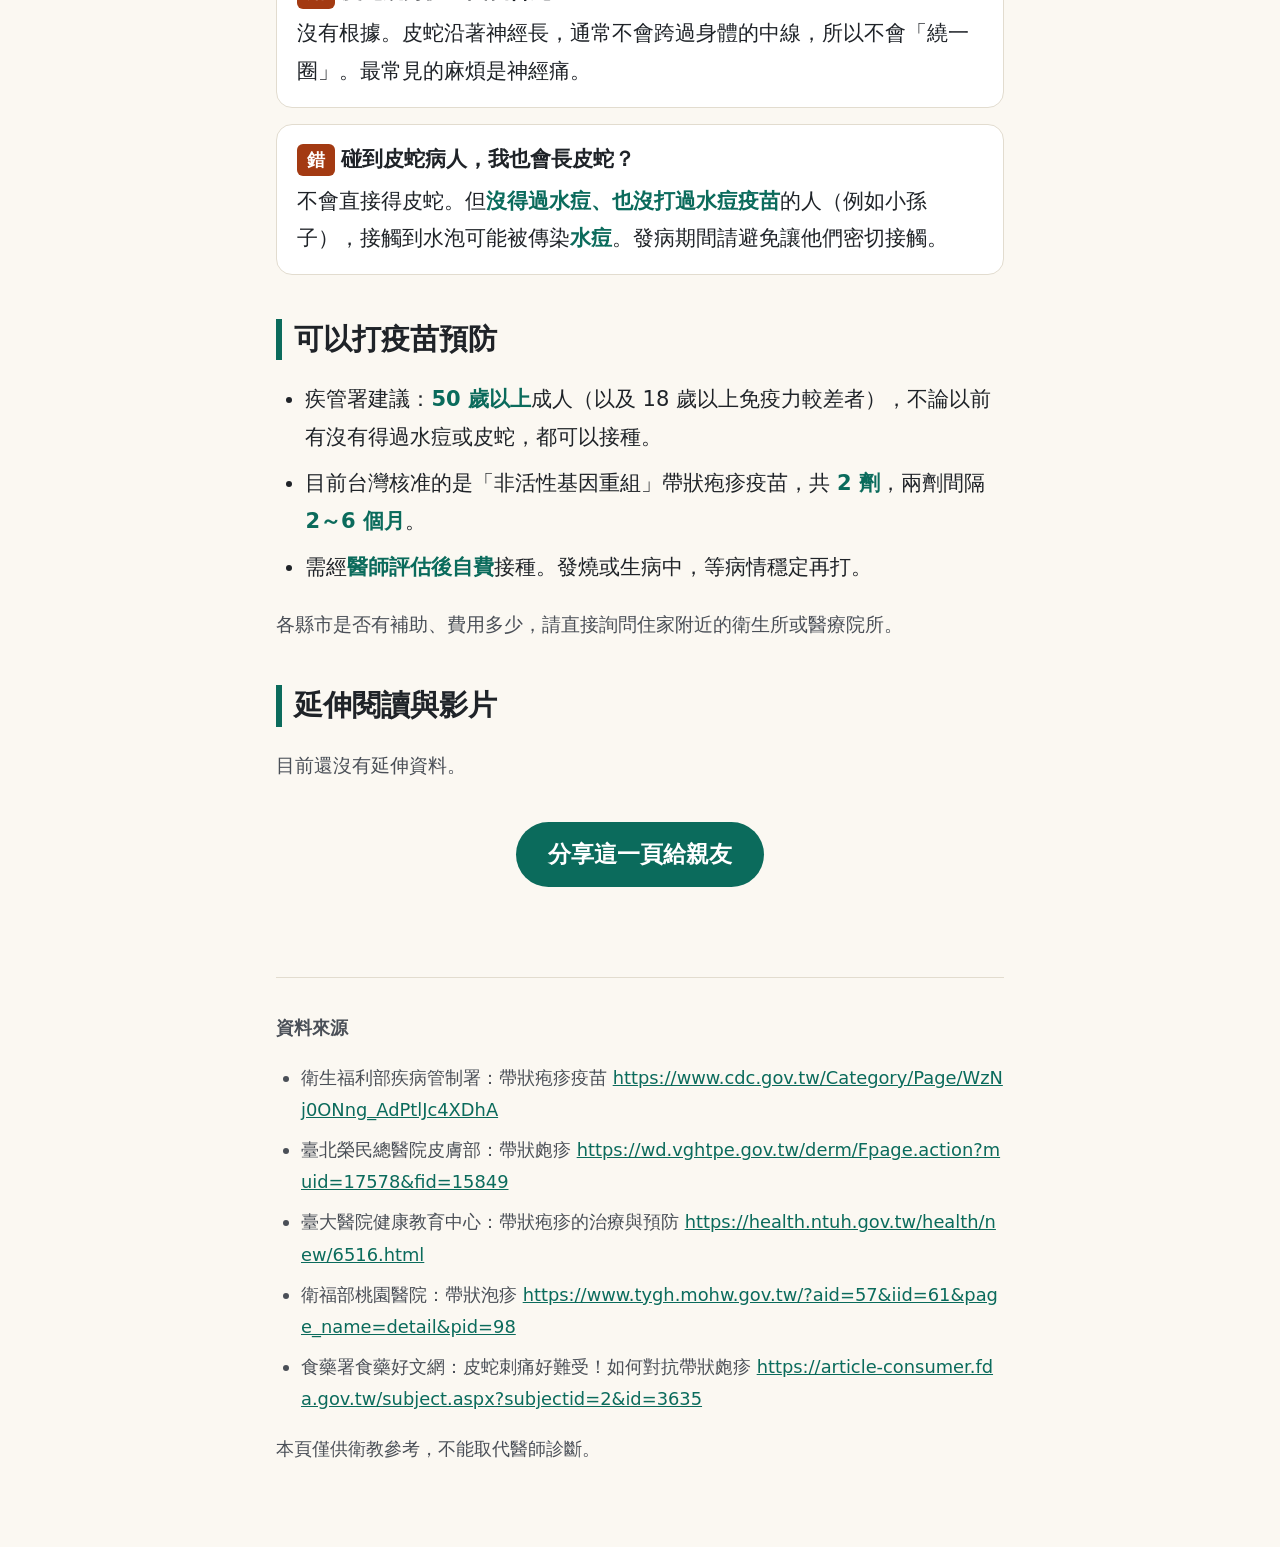
<file: shingles.html>
<!DOCTYPE html>
<html lang="zh-TW">
<head>
  <meta charset="UTF-8" />
  <meta name="viewport" content="width=device-width, initial-scale=1.0" />
  <title>皮蛇帶狀疱疹</title>
  <meta name="description" content="皮蛇（帶狀疱疹）症狀、72 小時內就醫、常見迷思與疫苗。" />
  <meta property="og:title" content="皮蛇帶狀疱疹" />
  <meta property="og:description" content="皮蛇（帶狀疱疹）症狀、72 小時內就醫、常見迷思與疫苗。" />
  <meta property="og:type" content="website" />
  <link rel="stylesheet" href="style.css" />
  <link rel="stylesheet" href="story.css" />
</head>
<body>
  <nav class="topbar"><div class="wrap">
    <a href="index.html">首頁</a>
    <a href="shingles.html" aria-current="page">皮蛇</a>
    <a href="sarcopenia.html">肌少症</a>
    <a href="leftovers.html">剩菜</a>
    <a href="soy-sauce.html">醬油</a>
    <a href="electrical-fire.html">電器火災</a>
  </div></nav>
  <main class="wrap">
    <h1>皮蛇（帶狀疱疹）</h1>
    <p class="lead">皮蛇的正式名稱是「帶狀疱疹」，年紀越大越容易得到。</p>
    <a class="story-link" href="shingles-story.html">▶ 看咕嚕咕和下酒菜說故事</a>

    <h2>皮蛇是怎麼來的？</h2>
    <ul>
      <li>小時候<strong>得過水痘</strong>，病好了以後，水痘病毒會<strong>躲在神經裡</strong>不會離開。</li>
      <li>等到年紀大、或抵抗力變差時，病毒「醒過來」沿著神經發作，就是皮蛇。</li>
      <li>年紀越大越容易發生；免疫力較差的人（例如癌症、糖尿病、慢性腎臟病等）風險也較高。</li>
    </ul>

    <h2>症狀長什麼樣子？</h2>
    <ul>
      <li>身體<strong>單側</strong>（只有左邊或只有右邊）出現一條帶狀、成群的<strong>水泡</strong>。</li>
      <li>會<strong>痛</strong>，常常是刺痛、灼熱痛。疹子和疼痛大約持續數週。</li>
    </ul>
    <div class="box warn">
      <p><strong>要特別小心的兩件事</strong></p>
      <ul>
        <li><strong>皮蛇後神經痛</strong>：疹子好了，痛卻沒好，可能痛好幾個月，甚至超過一年。</li>
        <li><strong>長在眼睛、額頭附近</strong>：可能傷到眼睛，嚴重時會失明，要盡快就醫。</li>
      </ul>
    </div>

    <h2>發現了怎麼辦？</h2>
    <div class="box ok">
      <p><span class="big-number">72 小時內</span> 看醫生</p>
      <p>症狀出現後越早使用抗病毒藥越好，一般建議在 72 小時內開始用藥效果最好。</p>
    </div>
    <ul>
      <li><strong>不要抓破水泡</strong>，也<strong>不要自己敷來路不明的草藥</strong>，以免細菌感染、蜂窩性組織炎或留疤。</li>
      <li>不要相信「斬蛇」等偏方，延誤治療。</li>
    </ul>

    <h2>常見迷思</h2>
    <div class="box myth">
      <div class="q"><span class="tag no">錯</span>皮蛇繞身體一圈就會死？</div>
      <div>沒有根據。皮蛇沿著神經長，通常不會跨過身體的中線，所以不會「繞一圈」。最常見的麻煩是神經痛。</div>
    </div>
    <div class="box myth">
      <div class="q"><span class="tag no">錯</span>碰到皮蛇病人，我也會長皮蛇？</div>
      <div>不會直接得皮蛇。但<strong>沒得過水痘、也沒打過水痘疫苗</strong>的人（例如小孫子），接觸到水泡可能被傳染<strong>水痘</strong>。發病期間請避免讓他們密切接觸。</div>
    </div>

    <h2>可以打疫苗預防</h2>
    <ul>
      <li>疾管署建議：<strong>50 歲以上</strong>成人（以及 18 歲以上免疫力較差者），不論以前有沒有得過水痘或皮蛇，都可以接種。</li>
      <li>目前台灣核准的是「非活性基因重組」帶狀疱疹疫苗，共 <strong>2 劑</strong>，兩劑間隔 <strong>2～6 個月</strong>。</li>
      <li>需經<strong>醫師評估後自費</strong>接種。發燒或生病中，等病情穩定再打。</li>
    </ul>
    <p class="note">各縣市是否有補助、費用多少，請直接詢問住家附近的衛生所或醫療院所。</p>

    <h2>延伸閱讀與影片</h2>
    <!-- 新增的文章/影片放這裡，格式見 CLAUDE.md -->
    <ul class="media">
    </ul>
    <p class="note" data-empty>目前還沒有延伸資料。</p>

    <div class="share">
      <button type="button" id="share-btn">分享這一頁給親友</button>
      <p id="share-msg" class="note" aria-live="polite"></p>
    </div>

    <div class="sources">
      <p><b>資料來源</b></p>
      <ul>
        <li>衛生福利部疾病管制署：帶狀疱疹疫苗 <a href="https://www.cdc.gov.tw/Category/Page/WzNj0ONng_AdPtlJc4XDhA">https://www.cdc.gov.tw/Category/Page/WzNj0ONng_AdPtlJc4XDhA</a></li>
        <li>臺北榮民總醫院皮膚部：帶狀皰疹 <a href="https://wd.vghtpe.gov.tw/derm/Fpage.action?muid=17578&amp;fid=15849">https://wd.vghtpe.gov.tw/derm/Fpage.action?muid=17578&amp;fid=15849</a></li>
        <li>臺大醫院健康教育中心：帶狀疱疹的治療與預防 <a href="https://health.ntuh.gov.tw/health/new/6516.html">https://health.ntuh.gov.tw/health/new/6516.html</a></li>
        <li>衛福部桃園醫院：帶狀泡疹 <a href="https://www.tygh.mohw.gov.tw/?aid=57&amp;iid=61&amp;page_name=detail&amp;pid=98">https://www.tygh.mohw.gov.tw/?aid=57&amp;iid=61&amp;page_name=detail&amp;pid=98</a></li>
        <li>食藥署食藥好文網：皮蛇刺痛好難受！如何對抗帶狀皰疹 <a href="https://article-consumer.fda.gov.tw/subject.aspx?subjectid=2&amp;id=3635">https://article-consumer.fda.gov.tw/subject.aspx?subjectid=2&amp;id=3635</a></li>
      </ul>
      <p>本頁僅供衛教參考，不能取代醫師診斷。</p>
    </div>
  </main>
  <script src="share.js"></script>
</body>
</html>
</file>
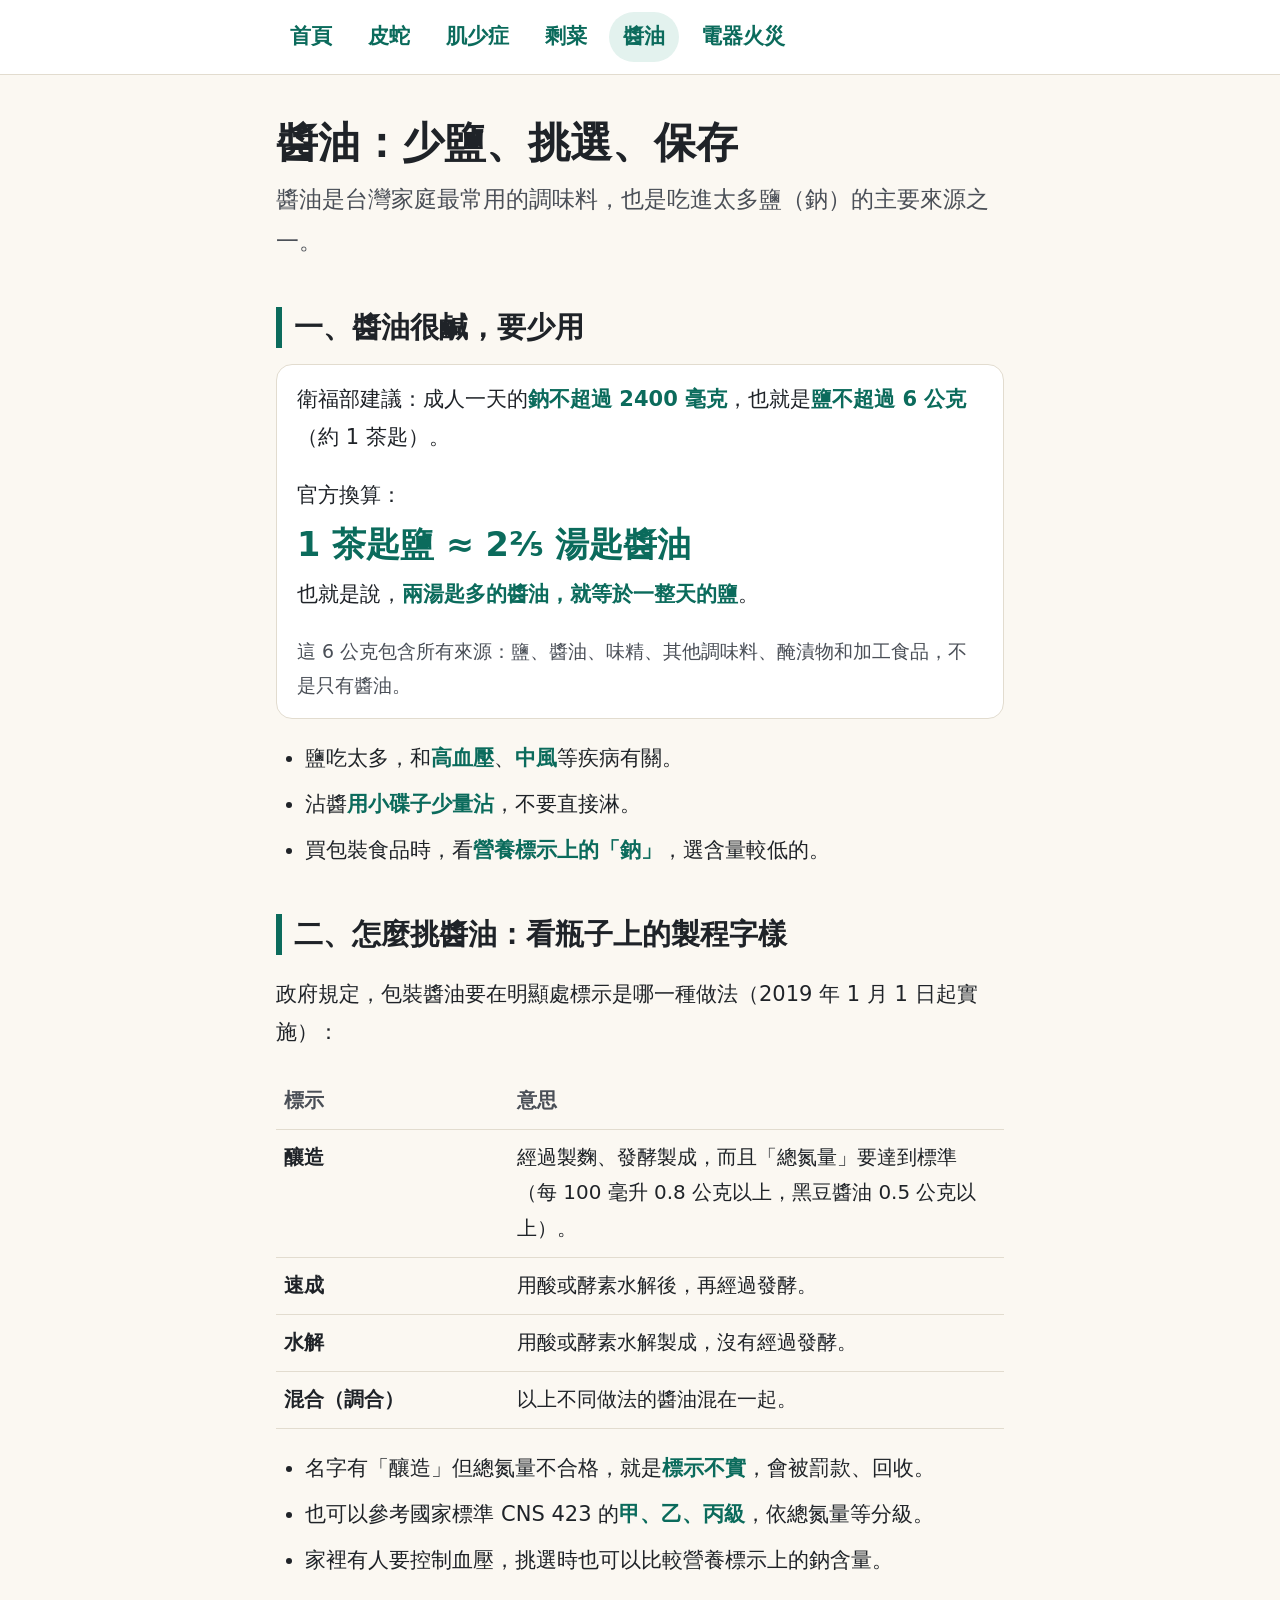
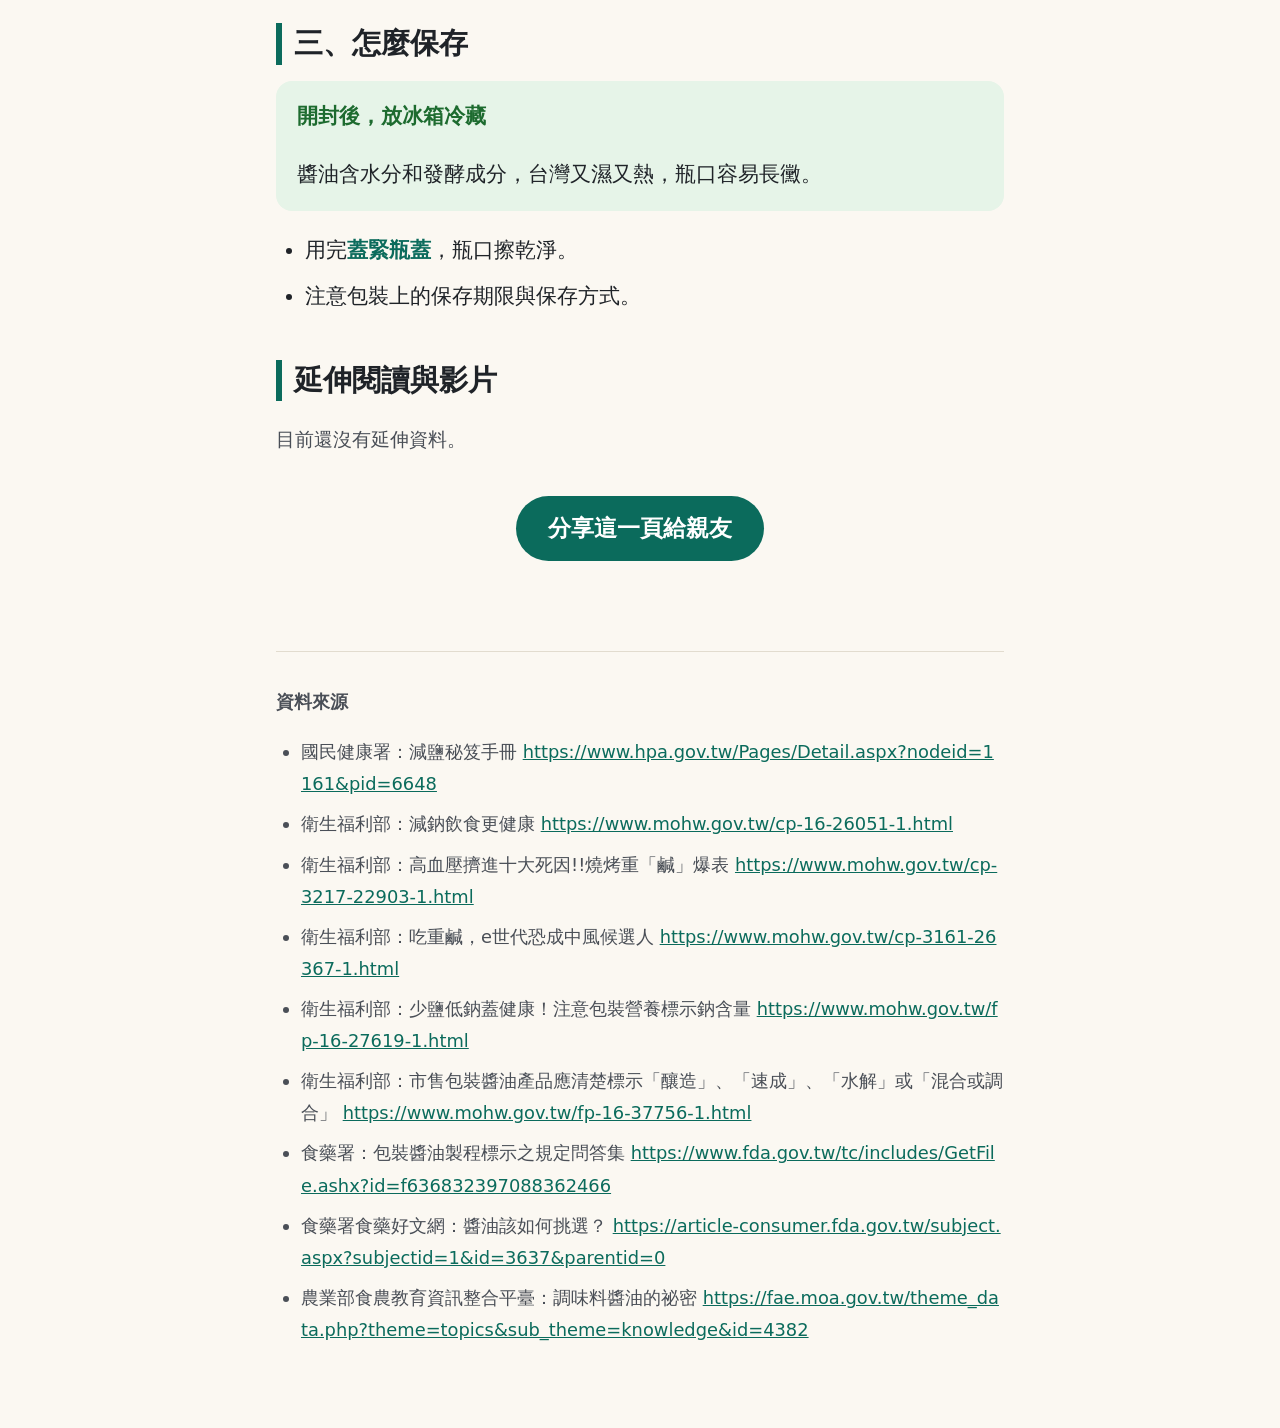
<file: soy-sauce.html>
<!DOCTYPE html>
<html lang="zh-TW">
<head>
  <meta charset="UTF-8" />
  <meta name="viewport" content="width=device-width, initial-scale=1.0" />
  <title>醬油少鹽挑選</title>
  <meta name="description" content="醬油少鹽、怎麼看釀造標示、開封後怎麼保存。" />
  <meta property="og:title" content="醬油少鹽挑選" />
  <meta property="og:description" content="醬油少鹽、怎麼看釀造標示、開封後怎麼保存。" />
  <meta property="og:type" content="website" />
  <link rel="stylesheet" href="style.css" />
</head>
<body>
  <nav class="topbar"><div class="wrap">
    <a href="index.html">首頁</a>
    <a href="shingles.html">皮蛇</a>
    <a href="sarcopenia.html">肌少症</a>
    <a href="leftovers.html">剩菜</a>
    <a href="soy-sauce.html" aria-current="page">醬油</a>
    <a href="electrical-fire.html">電器火災</a>
  </div></nav>
  <main class="wrap">
    <h1>醬油：少鹽、挑選、保存</h1>
    <p class="lead">醬油是台灣家庭最常用的調味料，也是吃進太多鹽（鈉）的主要來源之一。</p>

    <h2>一、醬油很鹹，要少用</h2>
    <div class="box">
      <p>衛福部建議：成人一天的<strong>鈉不超過 2400 毫克</strong>，也就是<strong>鹽不超過 6 公克</strong>（約 1 茶匙）。</p>
      <p>官方換算：<br>
        <span class="big-number">1 茶匙鹽 ≈ 2⅖ 湯匙醬油</span><br>
        也就是說，<strong>兩湯匙多的醬油，就等於一整天的鹽</strong>。</p>
      <p class="note">這 6 公克包含所有來源：鹽、醬油、味精、其他調味料、醃漬物和加工食品，不是只有醬油。</p>
    </div>
    <ul>
      <li>鹽吃太多，和<strong>高血壓</strong>、<strong>中風</strong>等疾病有關。</li>
      <li>沾醬<strong>用小碟子少量沾</strong>，不要直接淋。</li>
      <li>買包裝食品時，看<strong>營養標示上的「鈉」</strong>，選含量較低的。</li>
    </ul>

    <h2>二、怎麼挑醬油：看瓶子上的製程字樣</h2>
    <p>政府規定，包裝醬油要在明顯處標示是哪一種做法（2019 年 1 月 1 日起實施）：</p>
    <table>
      <tr><th style="width:32%">標示</th><th>意思</th></tr>
      <tr><td><b>釀造</b></td><td>經過製麴、發酵製成，而且「總氮量」要達到標準（每 100 毫升 0.8 公克以上，黑豆醬油 0.5 公克以上）。</td></tr>
      <tr><td><b>速成</b></td><td>用酸或酵素水解後，再經過發酵。</td></tr>
      <tr><td><b>水解</b></td><td>用酸或酵素水解製成，沒有經過發酵。</td></tr>
      <tr><td><b>混合（調合）</b></td><td>以上不同做法的醬油混在一起。</td></tr>
    </table>
    <ul>
      <li>名字有「釀造」但總氮量不合格，就是<strong>標示不實</strong>，會被罰款、回收。</li>
      <li>也可以參考國家標準 CNS 423 的<strong>甲、乙、丙級</strong>，依總氮量等分級。</li>
      <li>家裡有人要控制血壓，挑選時也可以比較營養標示上的鈉含量。</li>
    </ul>

    <h2>三、怎麼保存</h2>
    <div class="box ok">
      <p><strong>開封後，放冰箱冷藏</strong></p>
      <p>醬油含水分和發酵成分，台灣又濕又熱，瓶口容易長黴。</p>
    </div>
    <ul>
      <li>用完<strong>蓋緊瓶蓋</strong>，瓶口擦乾淨。</li>
      <li>注意包裝上的保存期限與保存方式。</li>
    </ul>

    <h2>延伸閱讀與影片</h2>
    <!-- 新增的文章/影片放這裡，格式見 CLAUDE.md -->
    <ul class="media">
    </ul>
    <p class="note" data-empty>目前還沒有延伸資料。</p>

    <div class="share">
      <button type="button" id="share-btn">分享這一頁給親友</button>
      <p id="share-msg" class="note" aria-live="polite"></p>
    </div>

    <div class="sources">
      <p><b>資料來源</b></p>
      <ul>
        <li>國民健康署：減鹽秘笈手冊 <a href="https://www.hpa.gov.tw/Pages/Detail.aspx?nodeid=1161&amp;pid=6648">https://www.hpa.gov.tw/Pages/Detail.aspx?nodeid=1161&amp;pid=6648</a></li>
        <li>衛生福利部：減鈉飲食更健康 <a href="https://www.mohw.gov.tw/cp-16-26051-1.html">https://www.mohw.gov.tw/cp-16-26051-1.html</a></li>
        <li>衛生福利部：高血壓擠進十大死因!!燒烤重「鹹」爆表 <a href="https://www.mohw.gov.tw/cp-3217-22903-1.html">https://www.mohw.gov.tw/cp-3217-22903-1.html</a></li>
        <li>衛生福利部：吃重鹹，e世代恐成中風候選人 <a href="https://www.mohw.gov.tw/cp-3161-26367-1.html">https://www.mohw.gov.tw/cp-3161-26367-1.html</a></li>
        <li>衛生福利部：少鹽低鈉蓋健康！注意包裝營養標示鈉含量 <a href="https://www.mohw.gov.tw/fp-16-27619-1.html">https://www.mohw.gov.tw/fp-16-27619-1.html</a></li>
        <li>衛生福利部：市售包裝醬油產品應清楚標示「釀造」、「速成」、「水解」或「混合或調合」 <a href="https://www.mohw.gov.tw/fp-16-37756-1.html">https://www.mohw.gov.tw/fp-16-37756-1.html</a></li>
        <li>食藥署：包裝醬油製程標示之規定問答集 <a href="https://www.fda.gov.tw/tc/includes/GetFile.ashx?id=f636832397088362466">https://www.fda.gov.tw/tc/includes/GetFile.ashx?id=f636832397088362466</a></li>
        <li>食藥署食藥好文網：醬油該如何挑選？ <a href="https://article-consumer.fda.gov.tw/subject.aspx?subjectid=1&amp;id=3637&amp;parentid=0">https://article-consumer.fda.gov.tw/subject.aspx?subjectid=1&amp;id=3637&amp;parentid=0</a></li>
        <li>農業部食農教育資訊整合平臺：調味料醬油的祕密 <a href="https://fae.moa.gov.tw/theme_data.php?theme=topics&amp;sub_theme=knowledge&amp;id=4382">https://fae.moa.gov.tw/theme_data.php?theme=topics&amp;sub_theme=knowledge&amp;id=4382</a></li>
      </ul>
    </div>
  </main>
  <script src="share.js"></script>
</body>
</html>
</file>
<file: style.css>
:root {
  --bg: #fbf8f2;
  --surface: #ffffff;
  --text: #1f2328;
  --muted: #4a4f57;
  --line: #e2dccf;
  --accent: #0b6b5c;
  --accent-soft: #e3f2ee;
  --warn: #a33a12;
  --warn-soft: #fdece4;
  --ok: #1d6b2f;
  --ok-soft: #e6f4e8;
  --radius: 16px;
}
@media (prefers-color-scheme: dark) {
  :root:not([data-theme="light"]) {
    --bg: #15171a;
    --surface: #1f2226;
    --text: #f1f1ee;
    --muted: #c4c7cc;
    --line: #34383e;
    --accent: #5cc8b2;
    --accent-soft: #1c3531;
    --warn: #ff9f7a;
    --warn-soft: #3a2219;
    --ok: #8fd69c;
    --ok-soft: #1c3322;
  }
}
:root[data-theme="dark"] {
  --bg: #15171a;
  --surface: #1f2226;
  --text: #f1f1ee;
  --muted: #c4c7cc;
  --line: #34383e;
  --accent: #5cc8b2;
  --accent-soft: #1c3531;
  --warn: #ff9f7a;
  --warn-soft: #3a2219;
  --ok: #8fd69c;
  --ok-soft: #1c3322;
}

* { box-sizing: border-box; }
html { font-size: 21px; }
@media (max-width: 480px) { html { font-size: 19px; } }

body {
  margin: 0;
  background: var(--bg);
  color: var(--text);
  font-family: "PingFang TC", "Noto Sans TC", "Microsoft JhengHei", system-ui, sans-serif;
  line-height: 1.8;
}

.wrap { max-width: 760px; margin: 0 auto; padding: 0 16px 64px; }

.topbar {
  border-bottom: 1px solid var(--line);
  background: var(--surface);
}
.topbar .wrap { padding-top: 12px; padding-bottom: 12px; display: flex; gap: 8px; flex-wrap: wrap; }
.topbar a {
  color: var(--accent);
  text-decoration: none;
  font-weight: 700;
  padding: 6px 14px;
  border-radius: 999px;
}
.topbar a[aria-current="page"] { background: var(--accent-soft); }
.topbar a:focus-visible, .card:focus-visible { outline: 3px solid var(--accent); outline-offset: 2px; }

h1 { font-size: 2rem; line-height: 1.35; margin: 40px 0 8px; }
h2 {
  font-size: 1.4rem;
  margin: 44px 0 12px;
  padding-left: 12px;
  border-left: 6px solid var(--accent);
  line-height: 1.4;
}
.lead { font-size: 1.1rem; color: var(--muted); margin: 0 0 8px; }

ul, ol { padding-left: 1.4em; }
li { margin: 8px 0; }
strong { color: var(--accent); }

.box {
  background: var(--surface);
  border: 1px solid var(--line);
  border-radius: var(--radius);
  padding: 16px 20px;
  margin: 16px 0;
}
.box.warn { background: var(--warn-soft); border-color: transparent; }
.box.warn strong { color: var(--warn); }
.box.ok { background: var(--ok-soft); border-color: transparent; }
.box.ok strong { color: var(--ok); }
.box > :first-child { margin-top: 0; }
.box > :last-child { margin-bottom: 0; }

.big-number { font-size: 1.6rem; font-weight: 800; color: var(--accent); }

.myth { display: grid; gap: 4px; }
.myth .q { font-weight: 700; }
.myth .tag {
  display: inline-block; font-size: 0.85rem; font-weight: 800;
  padding: 0 10px; border-radius: 6px; margin-right: 6px;
}
.tag.no { background: var(--warn); color: var(--surface); }
.tag.yes { background: var(--ok); color: var(--surface); }

table { width: 100%; border-collapse: collapse; margin: 12px 0; font-size: 0.95rem; }
th, td { text-align: left; padding: 10px 8px; border-bottom: 1px solid var(--line); vertical-align: top; }
th { color: var(--muted); font-weight: 700; }

.cards { display: grid; gap: 16px; margin-top: 28px; }
.card {
  display: block;
  background: var(--surface);
  border: 1px solid var(--line);
  border-radius: var(--radius);
  padding: 20px 22px;
  color: var(--text);
  text-decoration: none;
}
.card:hover { border-color: var(--accent); }
.card .t { font-size: 1.35rem; font-weight: 800; color: var(--accent); }
.card .d { color: var(--muted); margin-top: 4px; }

.sources { font-size: 0.85rem; color: var(--muted); margin-top: 48px; border-top: 1px solid var(--line); padding-top: 16px; }
.sources a { color: var(--accent); word-break: break-all; }
.note { font-size: 0.9rem; color: var(--muted); }

@media print {
  .topbar { display: none; }
  html { font-size: 16px; }
}

.share { margin: 40px 0 0; text-align: center; }
.share button {
  font: inherit; font-weight: 800; font-size: 1.1rem;
  background: var(--accent); color: var(--surface);
  border: 0; border-radius: 999px; padding: 12px 32px; cursor: pointer;
}
.share button:focus-visible { outline: 3px solid var(--text); outline-offset: 3px; }
.share p { min-height: 1.8em; margin: 8px 0 0; }

.media { list-style: none; padding: 0; }
.media li {
  background: var(--surface); border: 1px solid var(--line);
  border-radius: var(--radius); padding: 14px 18px; margin: 12px 0;
}
.media .kind { font-size: 0.85rem; font-weight: 800; color: var(--muted); }
.media a { color: var(--accent); font-weight: 700; }
.media .meta { font-size: 0.9rem; color: var(--muted); }
.media:has(li) + [data-empty] { display: none; }
</file>
<file: story.css>
.story-title { margin-top: 24px; }
.stage {
  background: var(--surface);
  border: 1px solid var(--line);
  border-radius: 24px;
  min-height: 460px;
  padding: 20px 16px;
  display: flex;
  align-items: center;
  justify-content: center;
  overflow: hidden;
}
.scene { width: 100%; display: grid; gap: 18px; justify-items: center; animation: fade-in 400ms ease-out; }
.big-sign {
  font-size: 1.5rem; font-weight: 900; text-align: center;
  background: var(--accent); color: var(--surface);
  padding: 8px 20px; border-radius: 14px; line-height: 1.4;
  animation: pop 450ms cubic-bezier(.2,.9,.3,1.3);
}
.cats { display: flex; gap: 20px; justify-content: center; align-items: flex-end; }
.cat { display: grid; justify-items: center; gap: 4px; opacity: .55; transform: scale(.9); transition: opacity 300ms, transform 300ms; }
.cat.talking { opacity: 1; transform: scale(1); animation: bob 1.2s ease-in-out infinite; }
.cat img, .cat-ph {
  width: 150px; height: 150px; border-radius: 50%;
  object-fit: cover; border: 5px solid var(--accent-soft);
}
.cat.talking img, .cat.talking .cat-ph { border-color: var(--accent); }
.cat-ph {
  display: flex; align-items: center; justify-content: center;
  background: var(--accent-soft); color: var(--accent);
  font-size: 1.3rem; font-weight: 900;
}
.cat-name { font-weight: 800; }
.bubble {
  font-size: 1.35rem; line-height: 1.6;
  background: var(--bg); border: 2px solid var(--line);
  border-radius: 20px; padding: 14px 18px; max-width: 560px; width: 100%;
}
.bubble b { color: var(--muted); }
.controls { display: flex; gap: 12px; justify-content: center; margin-top: 18px; }
.controls button {
  font: inherit; font-weight: 900; font-size: 1.2rem;
  min-width: 64px; min-height: 64px; border-radius: 999px;
  border: 2px solid var(--accent); background: var(--surface); color: var(--accent); cursor: pointer;
}
.controls button.play { background: var(--accent); color: var(--surface); padding: 0 28px; }
.controls button:disabled { opacity: .35; cursor: default; }
.controls button:focus-visible { outline: 3px solid var(--text); outline-offset: 3px; }
.counter { text-align: center; color: var(--muted); margin: 8px 0 0; }

.story-link {
  display: block; text-align: center; font-weight: 900; font-size: 1.2rem;
  background: var(--accent); color: var(--surface); text-decoration: none;
  border-radius: 999px; padding: 14px 20px; margin: 20px 0;
}

@media (max-width: 480px) {
  .cat img, .cat-ph { width: 120px; height: 120px; }
  .bubble { font-size: 1.2rem; }
}
@keyframes fade-in { from { opacity: 0; transform: translateY(8px); } to { opacity: 1; transform: none; } }
@keyframes pop { from { transform: scale(.6); opacity: 0; } to { transform: scale(1); opacity: 1; } }
@keyframes bob { 0%, 100% { transform: translateY(0); } 50% { transform: translateY(-6px); } }
@media (prefers-reduced-motion: reduce) {
  .scene, .big-sign, .cat.talking { animation: none; }
}
</file>
